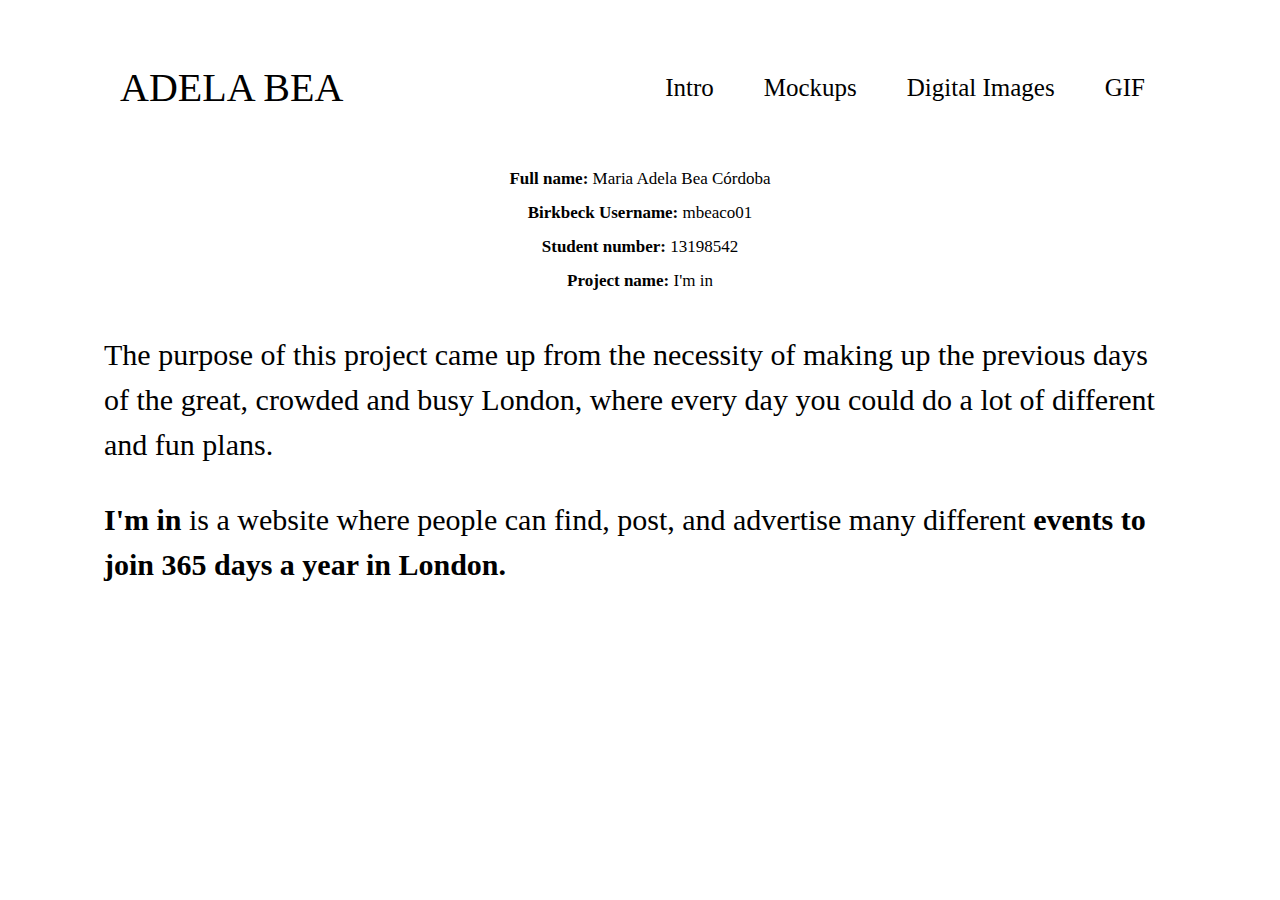
<file: Index.html>
<!DOCTYPE html>
<html lang="en">
  <head>
    <meta charset="utf-8" />
    <title>Adela Bea | Visual Design Project</title>
    <link rel="stylesheet" href="CSS/Style_Index.css"/>
    <link href="https://unpkg.com/boxicons@2.0.5/css/boxicons.min.css" rel="stylesheet"/>
    <meta name="viewport" content="width=device-width, initial-scale=1.0" />
    <link rel="stylesheet" href="https://cdnjs.cloudflare.com/ajax/libs/font-awesome/5.15.3/css/all.min.css"/>
  </head>
  
<!------------------------------- HEADER ------------------------------->
<body>
  <nav>
    <input type="checkbox" id="check" />
    <label for="check" class="checkboton">
      <i class="fas fa-bars"></i>
    </label>
    <label class="logo-adelabea">ADELA BEA</label>
    <ul class="burger">
      <li><a href="index.html">Intro</a></li>
      <li><a href="Mockups.html">Mockups</a></li>
      <li><a href="Images.html">Digital Images</a></li>
      <li><a href="GIF.html">GIF</a></li>
    </ul>
  </nav>

    <!------------------------------- BODY ------------------------------->
     <div class="details">
        <p><span class="highlight">Full name:</span> Maria Adela Bea Córdoba</p>
        <p><span class="highlight">Birkbeck Username:</span> mbeaco01</p>
        <p><span class="highlight">Student number:</span> 13198542</p>
        <p><span class="highlight">Project name:</span> I'm in</p>
     </div>
    <div>
      <p class="intro">
        The purpose of this project came up from the necessity of making up the previous days of the great, crowded and busy London, where every day you could do a lot of different and fun plans.
      </p>
      <p class="intro">
      <span class="highlight"> I'm in </span> is a website where people can find, post, and advertise many different <span class="highlight">events to join 365 days a year in London. </span>
      </p>
    </div>

     <!---------------------------- BOTTOM/FOOTER ---------------------------->
    
</body>
</html>
</file>
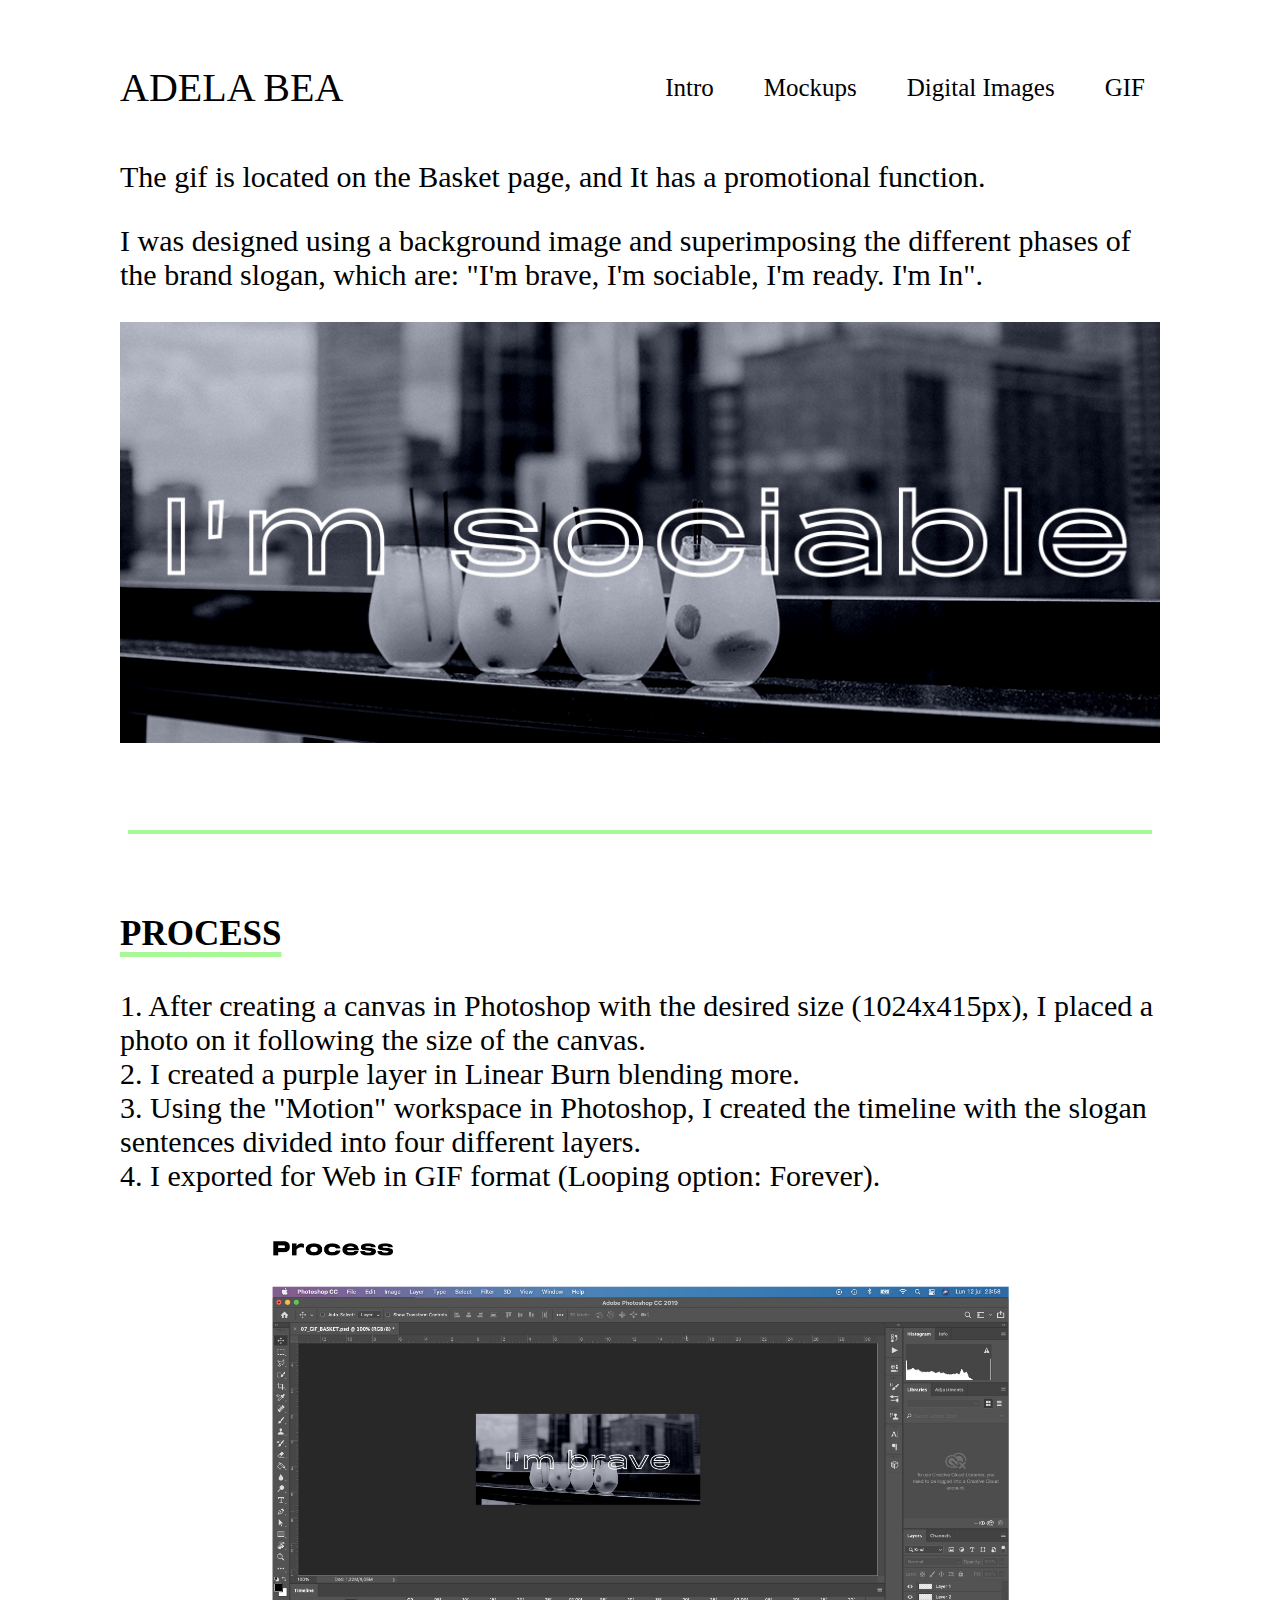
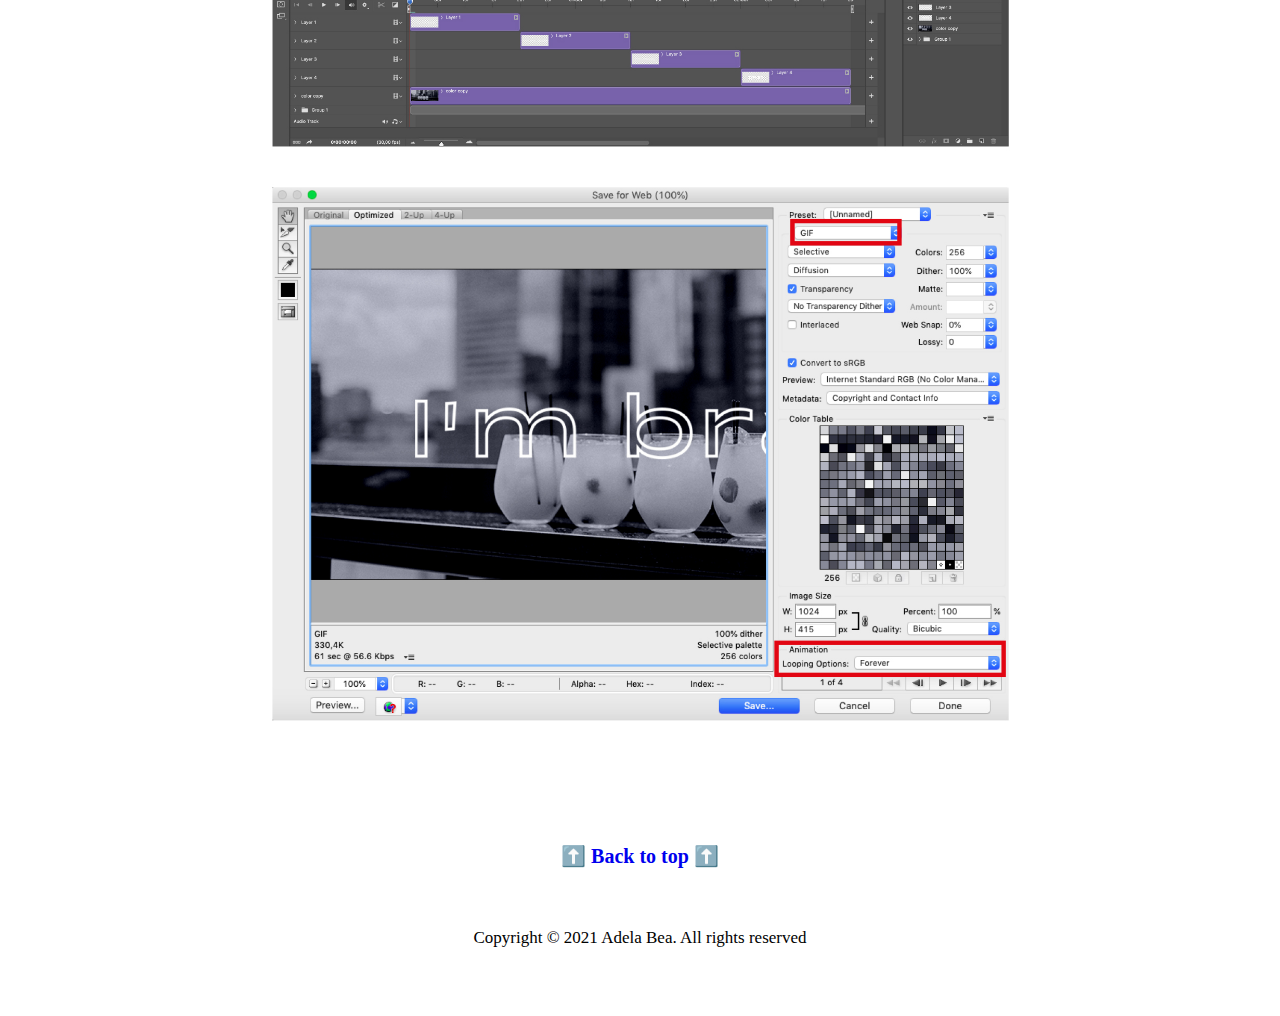
<file: GIF.html>
<!DOCTYPE html>
<html lang="en">
  <head>
    <meta charset="utf-8" />
    <title>Adela Bea | Visual Design Project</title>
    <link rel="stylesheet" href="CSS/Style_Mockups.css"/>
    <link href="https://unpkg.com/boxicons@2.0.5/css/boxicons.min.css" rel="stylesheet"/>
    <meta name="viewport" content="width=device-width, initial-scale=1.0" />
    <link rel="stylesheet" href="https://cdnjs.cloudflare.com/ajax/libs/font-awesome/5.15.3/css/all.min.css"/>
  </head>
  
<!------------------------------- HEADER ------------------------------->
<body>
  <nav>
    <input type="checkbox" id="check" />
    <label for="check" class="checkboton">
      <i class="fas fa-bars"></i>
    </label>
    <label class="logo-adelabea">ADELA BEA</label>
    <ul class="burger">
      <li><a href="index.html">Intro</a></li>
      <li><a href="Mockups.html">Mockups</a></li>
      <li><a href="Images.html">Digital Images</a></li>
      <li><a href="Gif.html">GIF</a></li>
    </ul>
  </nav>

    <!------------------------------- BODY ------------------------------->

 
<div class="content">
  <p>The gif is located on the Basket page, and It has a promotional function.</p>
  <p>I was designed using a background image and superimposing the different phases of the brand slogan, which are: "I'm brave, I'm sociable, I'm ready. I'm In".</p>
  <img src="Links/Im in_GIF.gif" class="gif" alt="Branding"/>
</div>

<hr>

<div class="content">
  <h1 class="process">PROCESS</h1>
  <ol>
    <li>1. After creating a canvas in Photoshop with the desired size (1024x415px), I placed a photo on it following the size of the canvas.</li>
    <li>2. I created a purple layer in Linear Burn blending more.</li>
    <li>3. Using the "Motion" workspace in Photoshop, I created the timeline with the slogan sentences divided into four different layers.</li>
    <li>4. I exported for Web in GIF format (Looping option: Forever).</li>
  </ol>

  <img src="Links/Im in_GIF - explanation.jpg" class="Branding" alt="Branding"/>

</div>

     <!---------------------------- BOTTOM/FOOTER ---------------------------->

<p class="details_02"><a href="GIF.html">⬆️ Back to top  ⬆️</a></p>
<p class="details_03">Copyright © 2021 Adela Bea. All rights reserved</p>
</body>
</html>
</file>
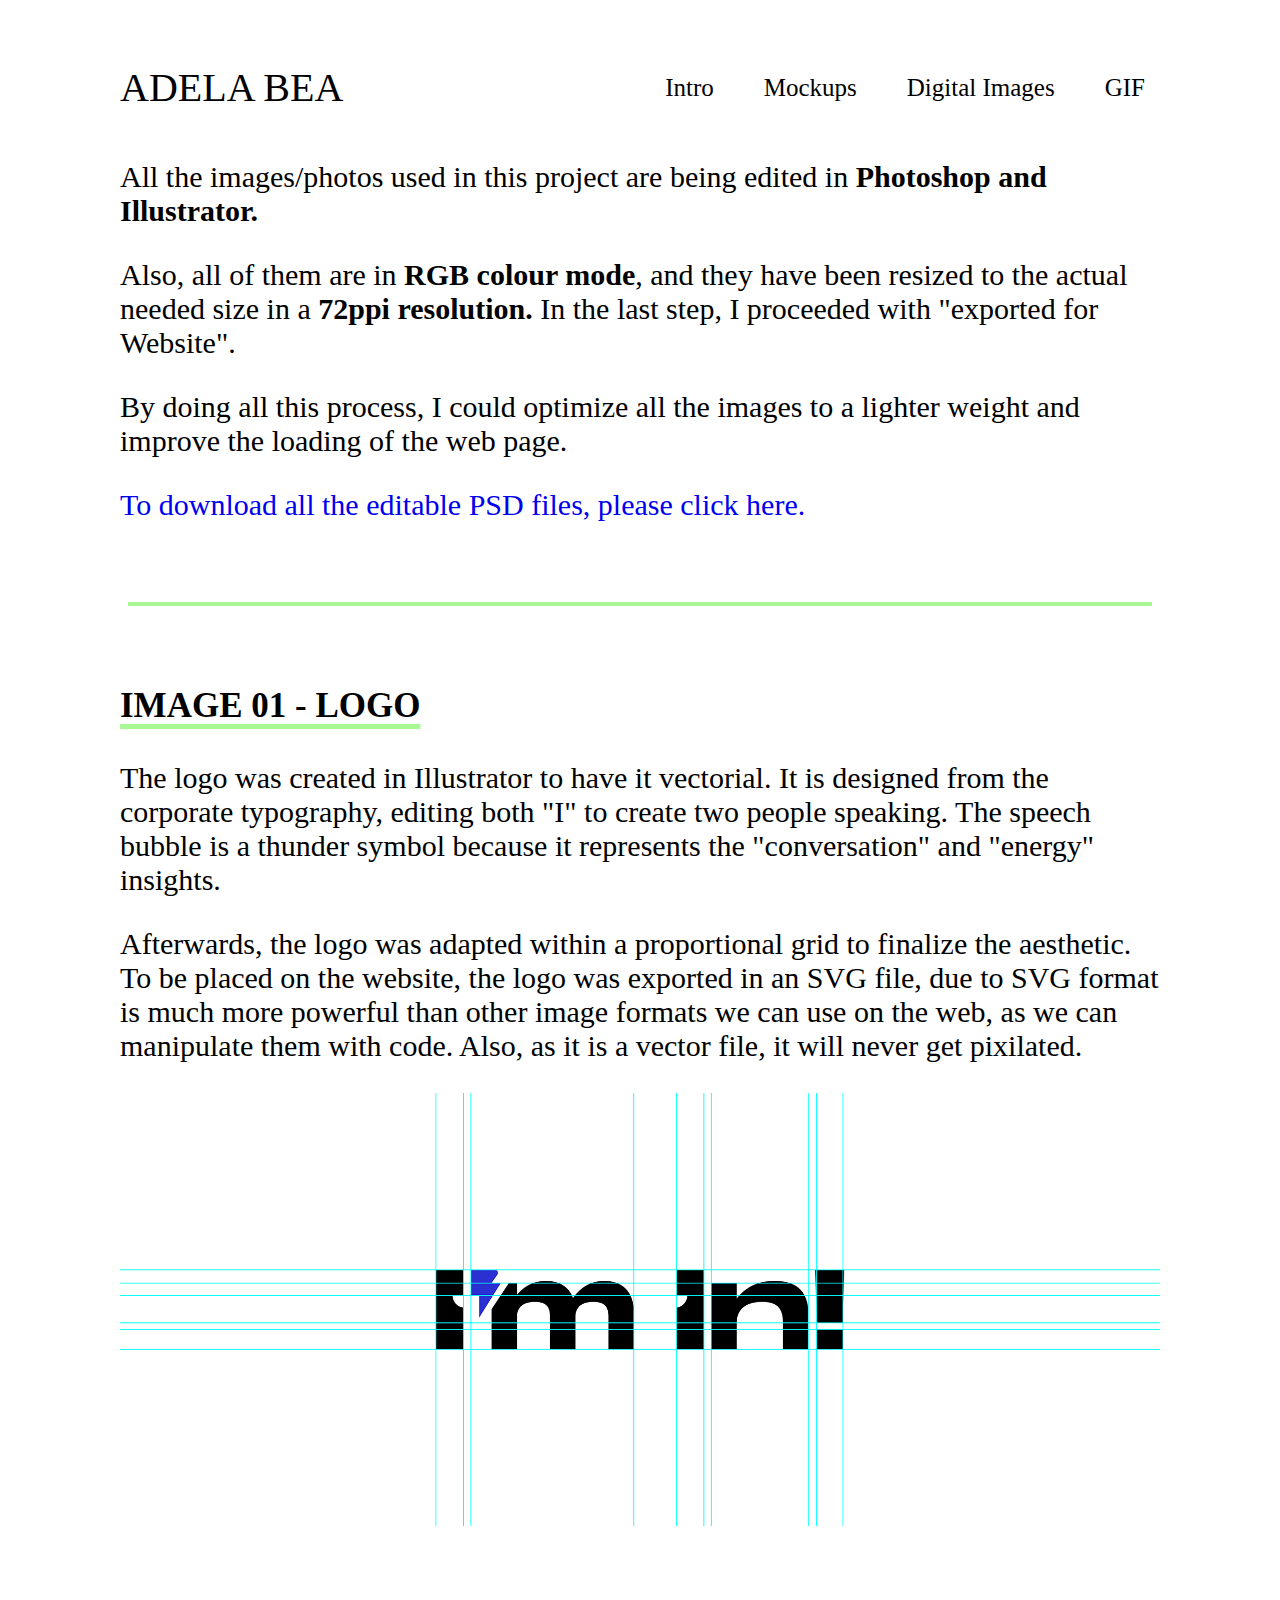
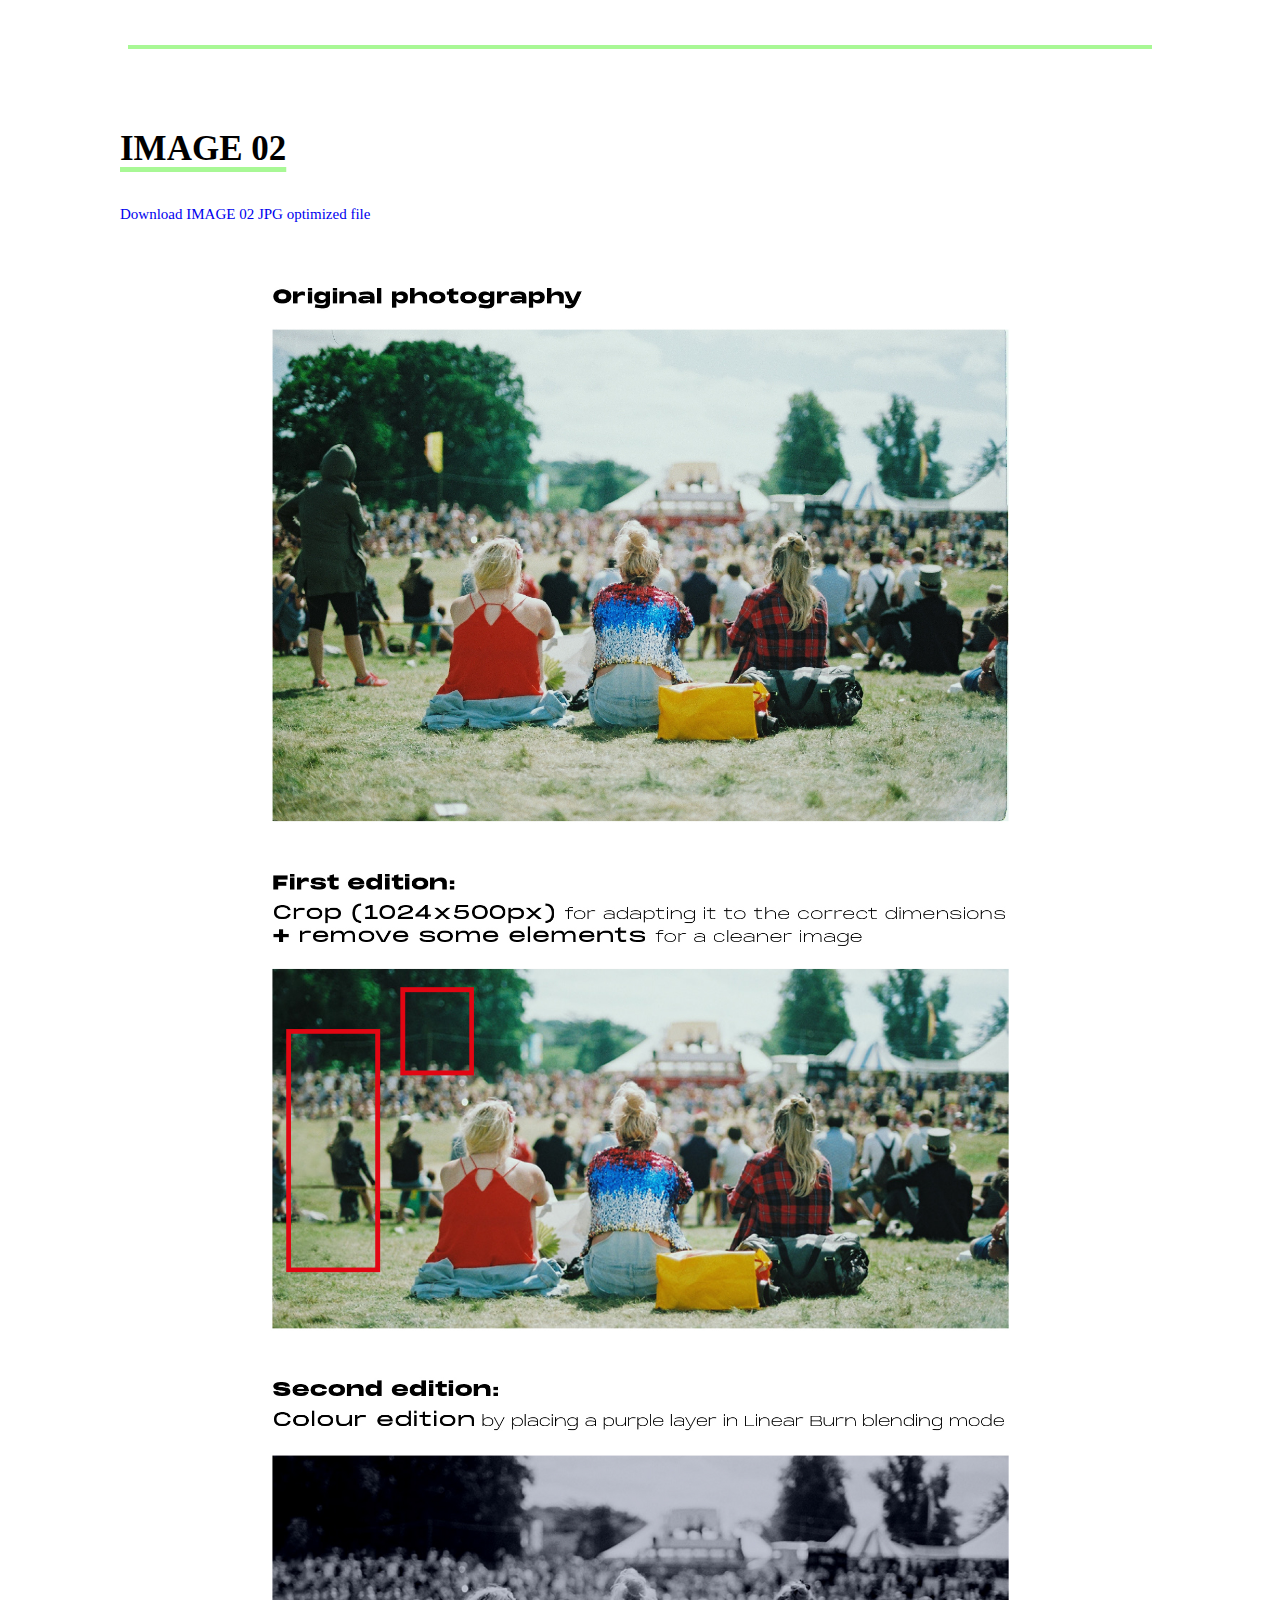
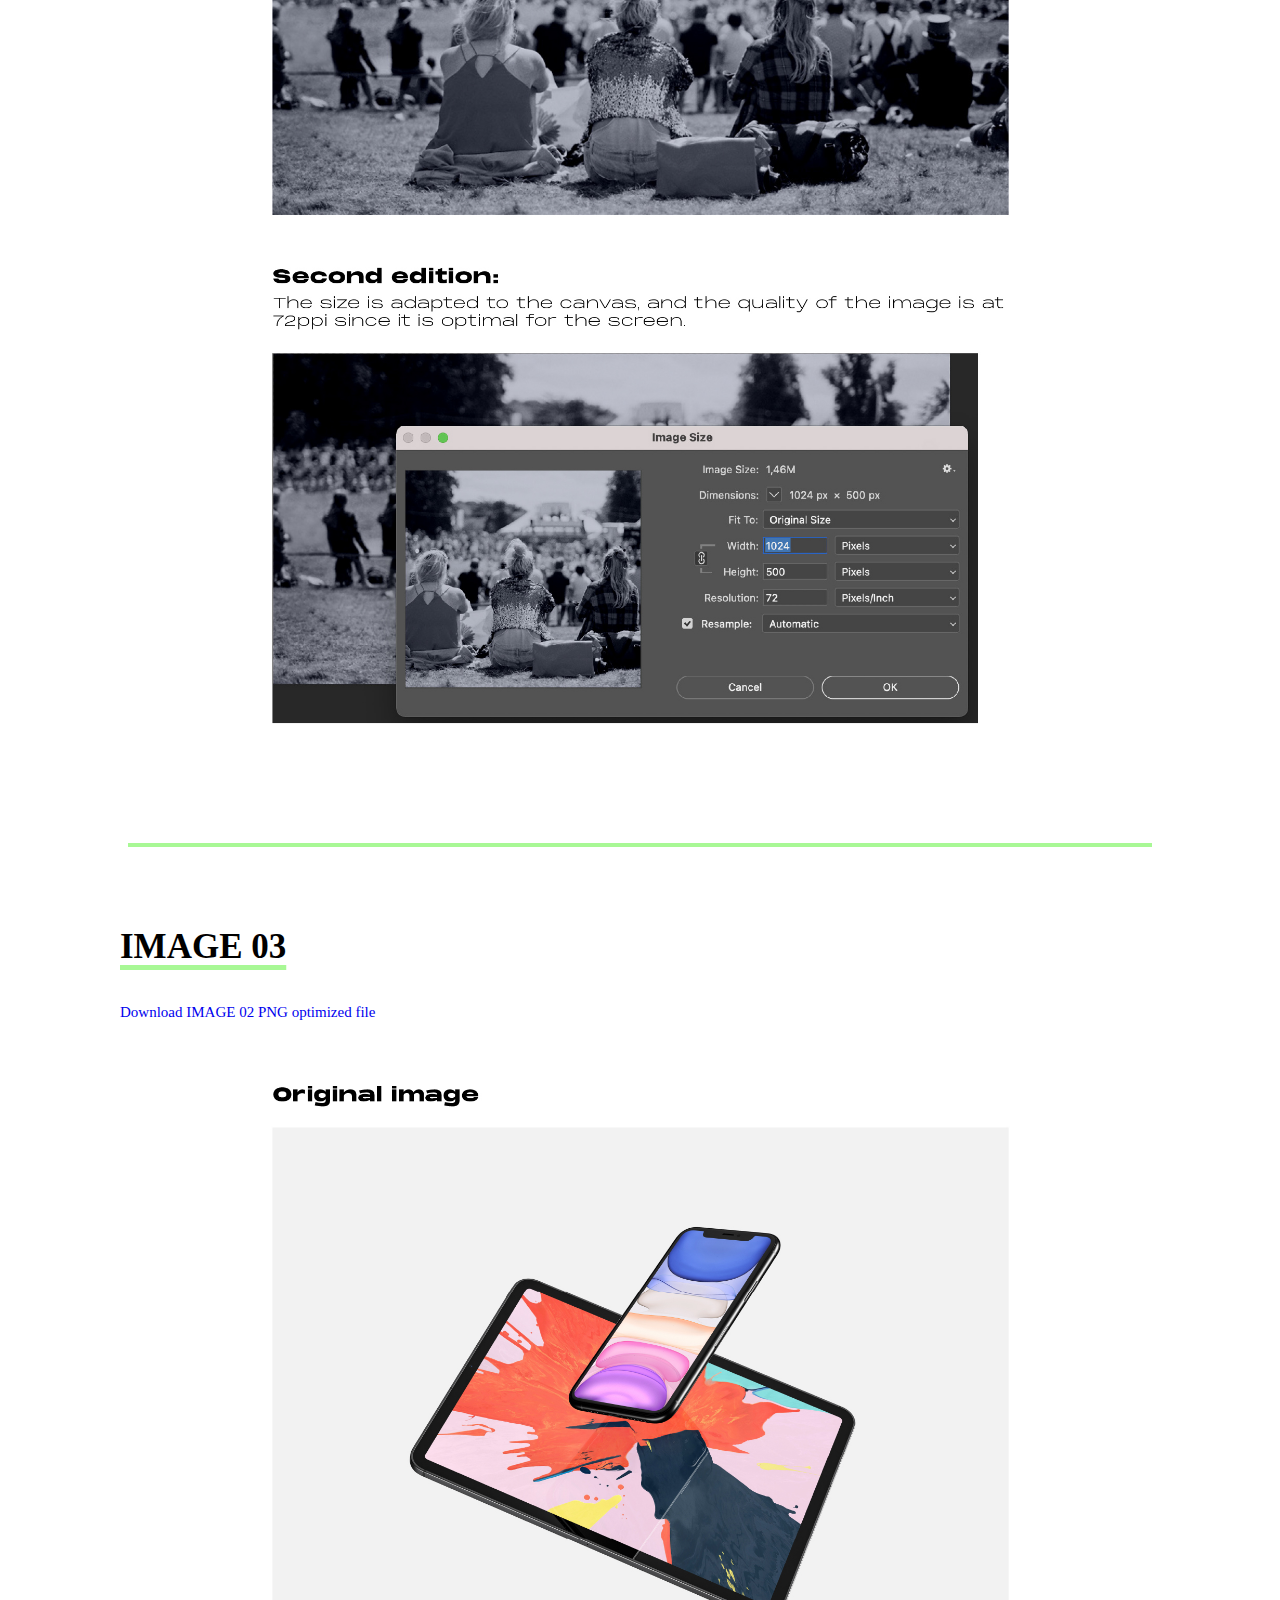
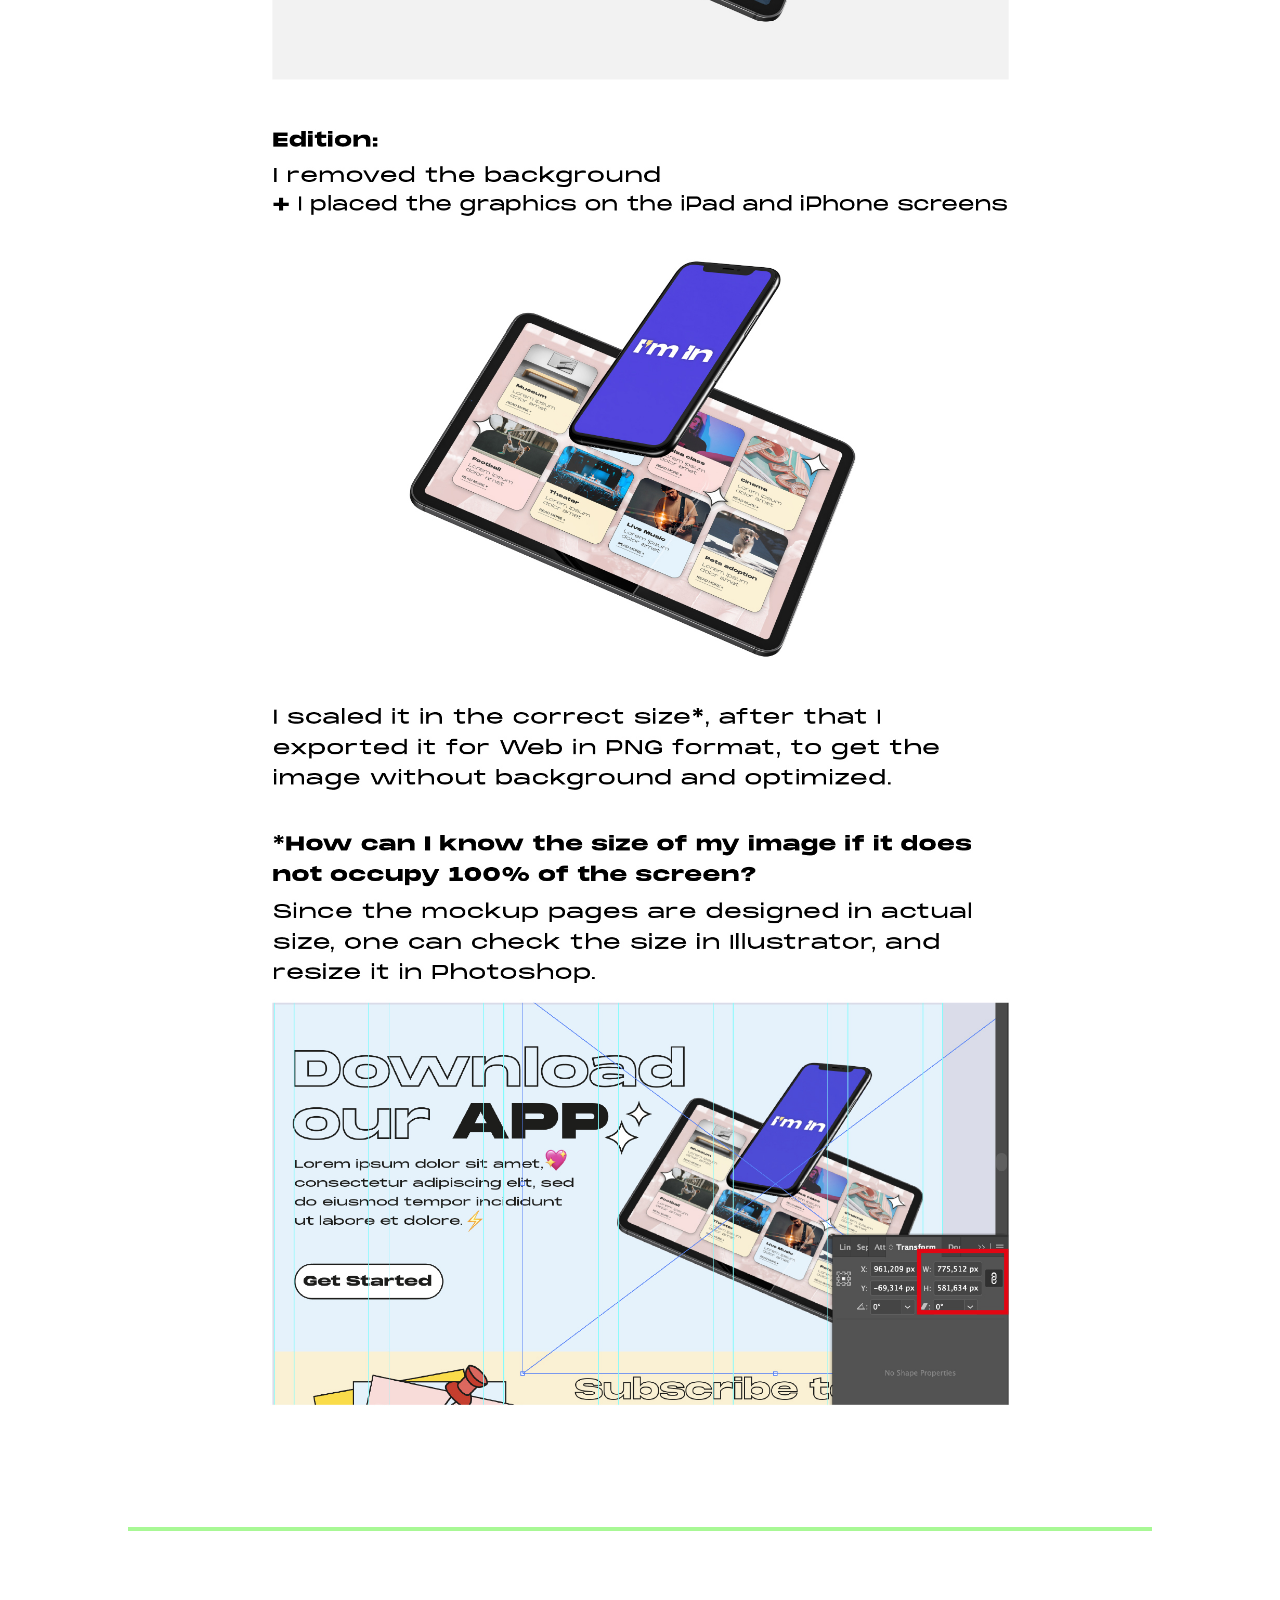
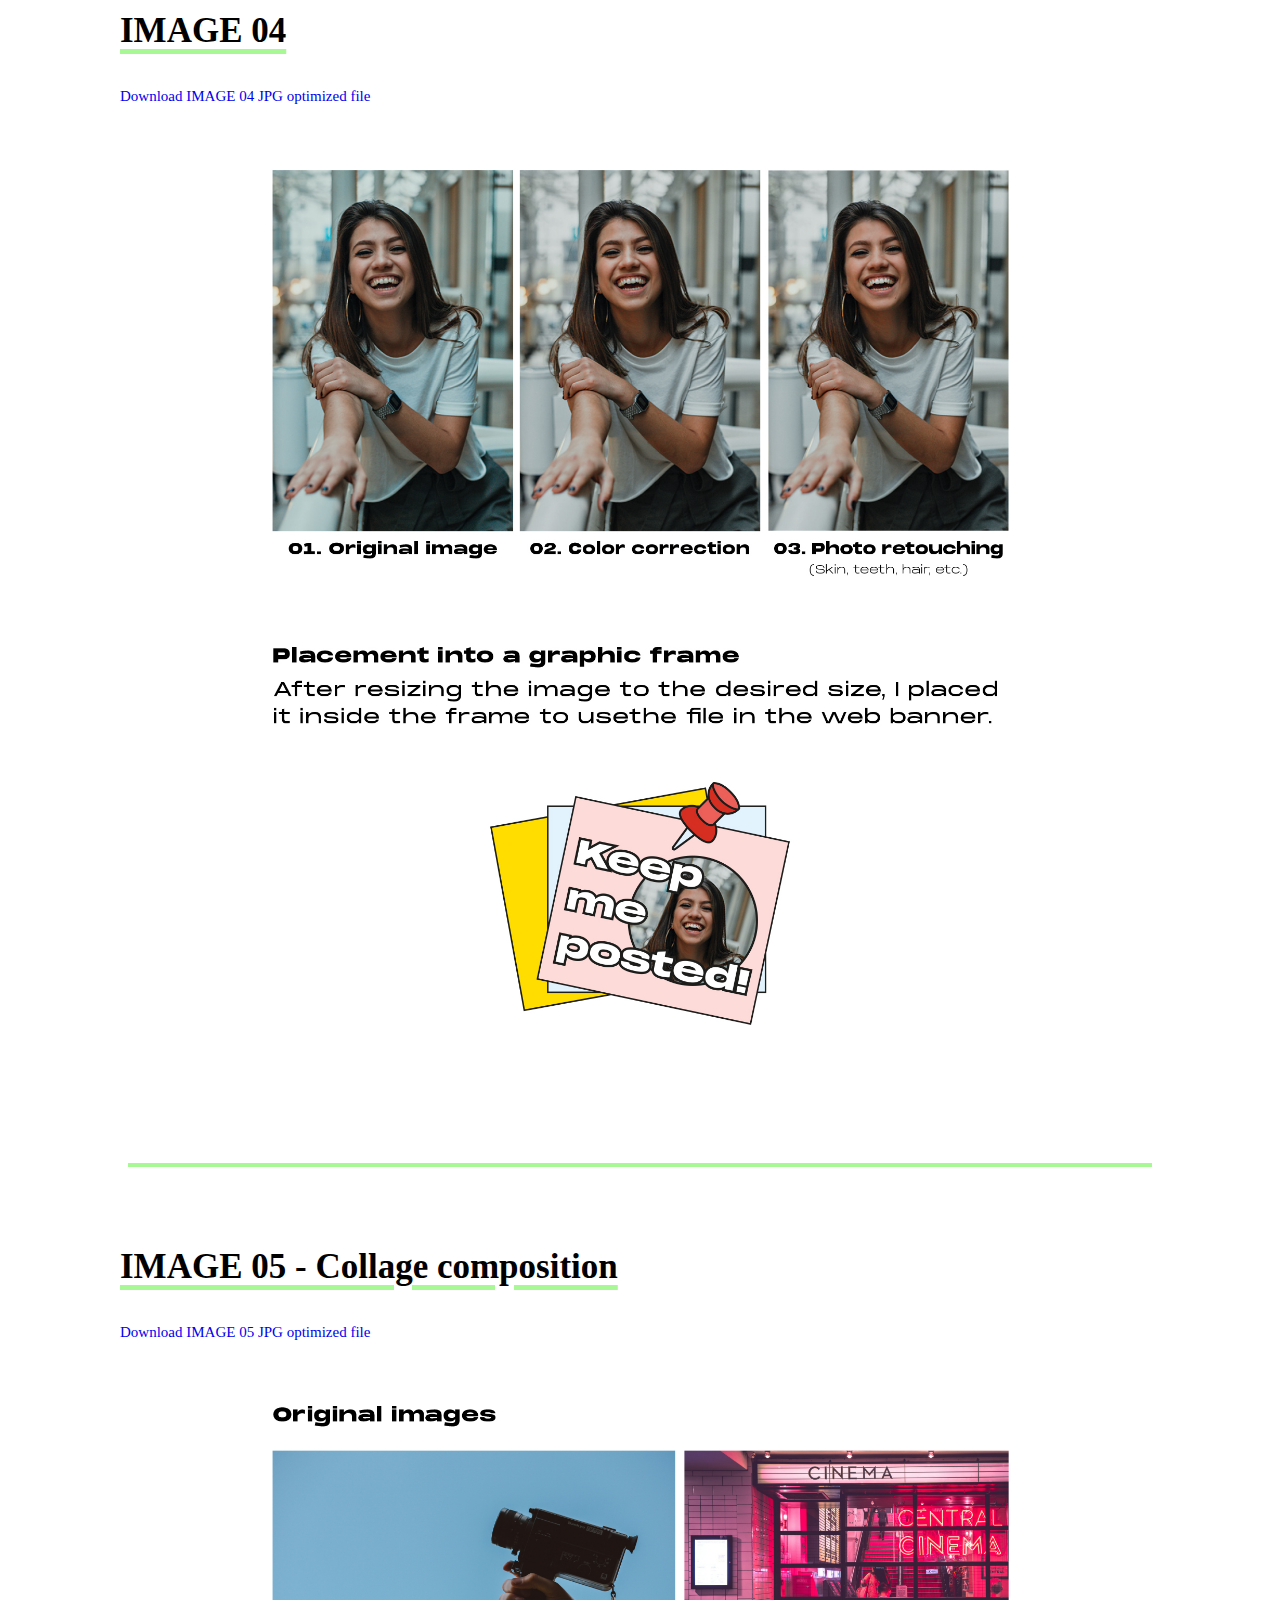
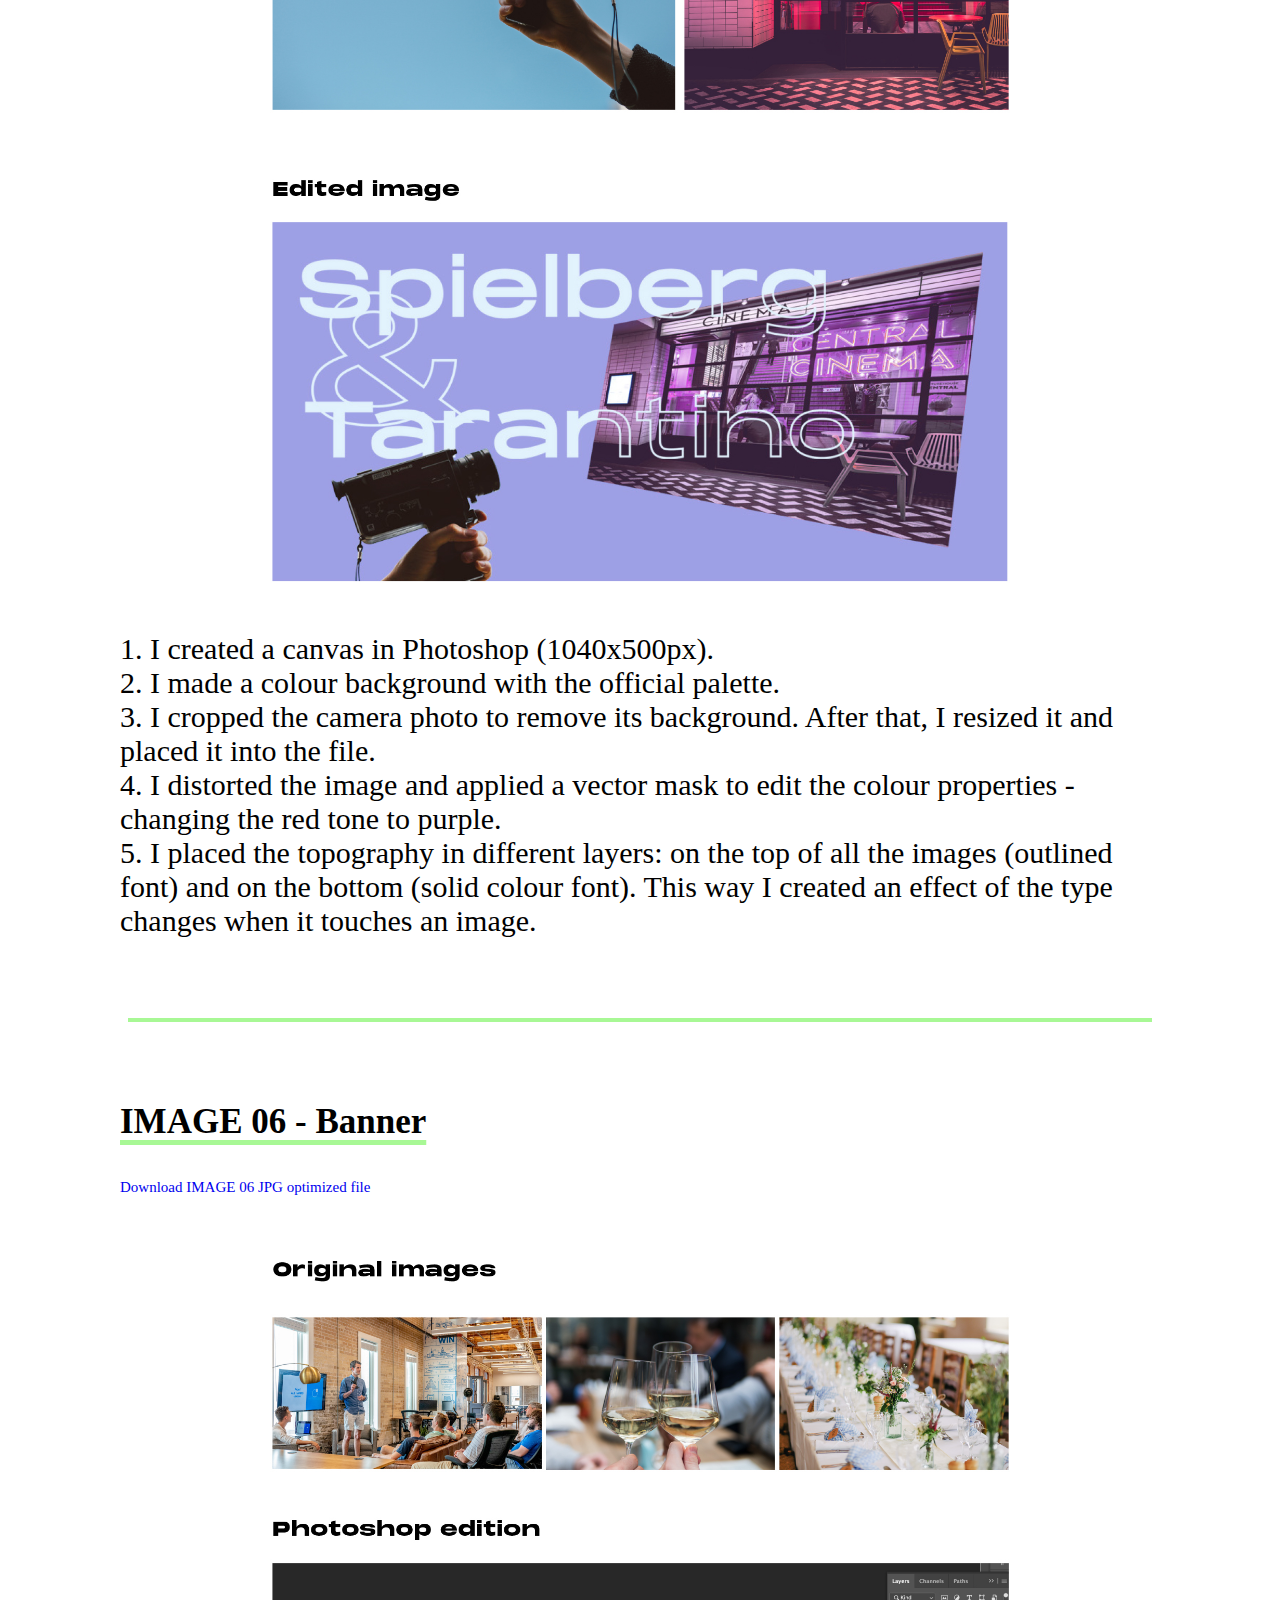
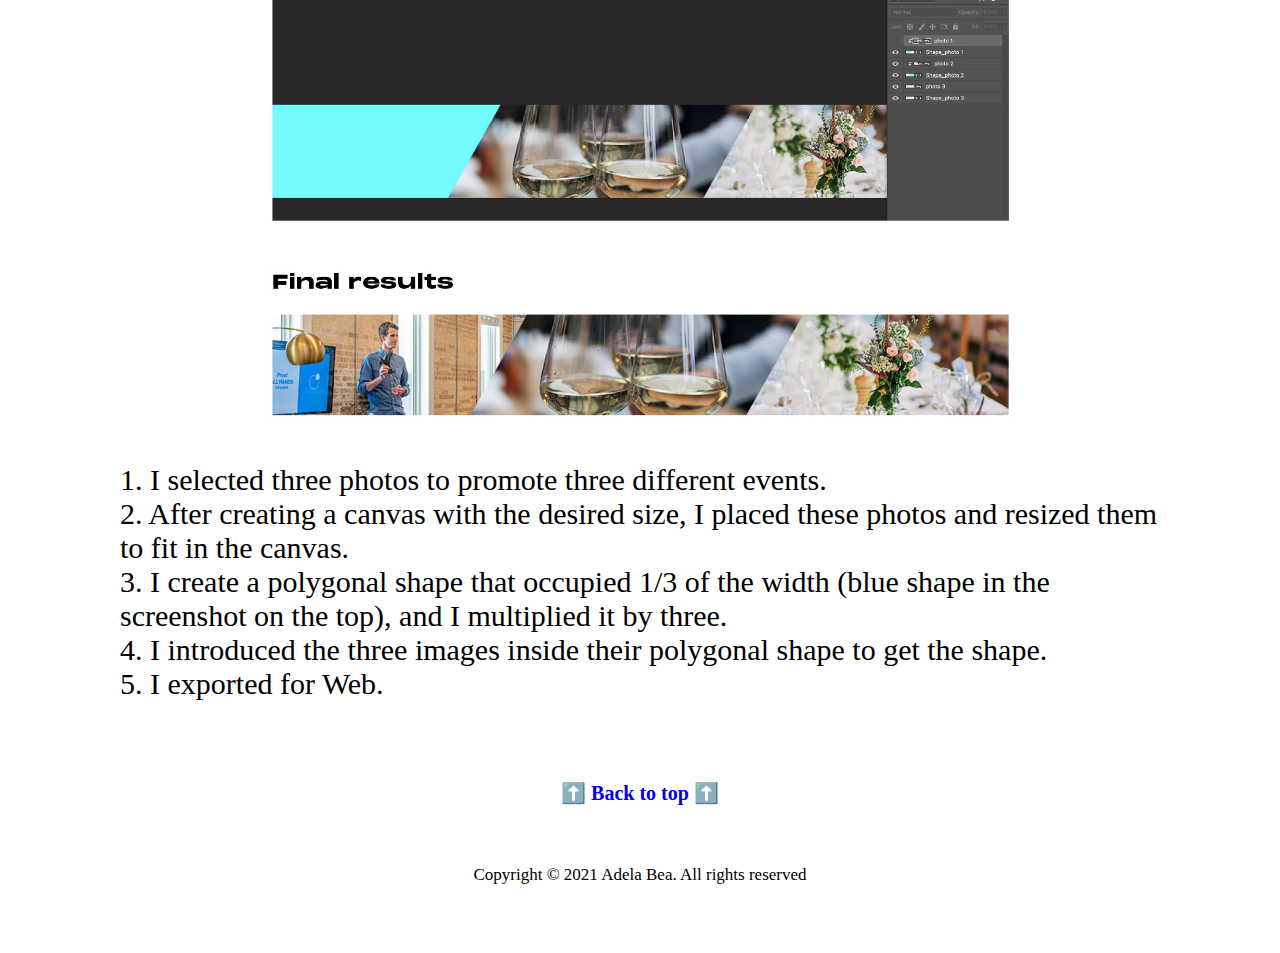
<file: Images.html>
<!DOCTYPE html>
<html lang="en">
  <head>
    <meta charset="utf-8" />
    <title>Adela Bea | Visual Design Project</title>
    <link rel="stylesheet" href="CSS/Style_Mockups.css"/>
    <link href="https://unpkg.com/boxicons@2.0.5/css/boxicons.min.css" rel="stylesheet"/>
    <meta name="viewport" content="width=device-width, initial-scale=1.0" />
    <link rel="stylesheet" href="https://cdnjs.cloudflare.com/ajax/libs/font-awesome/5.15.3/css/all.min.css"/>
  </head>
  
<!------------------------------- HEADER ------------------------------->
<body>
  <nav>
    <input type="checkbox" id="check" />
    <label for="check" class="checkboton">
      <i class="fas fa-bars"></i>
    </label>
    <label class="logo-adelabea">ADELA BEA</label>
    <ul class="burger">
      <li><a href="index.html">Intro</a></li>
      <li><a href="Mockups.html">Mockups</a></li>
      <li><a href="Images.html">Digital Images</a></li>
      <li><a href="GIF.html">GIF</a></li>
    </ul>
  </nav>

    <!------------------------------- BODY ------------------------------->
 <div class="content">
  <p>All the images/photos used in this project are being edited in <span class="highlight">Photoshop and Illustrator.</span></p>
  <p>Also, all of them are in <span class="highlight">RGB colour mode</span>, and they have been resized to the actual needed size in a <span class="highlight">72ppi resolution.</span> In the last step, I proceeded with "exported for Website".</p>
  <p>By doing all this process, I could optimize all the images to a lighter weight and improve the loading of the web page.</p>
  <a href="https://drive.google.com/drive/folders/1b_Cg2qKjzDktEvpoUSDngO6Z7O93P8kt?usp=sharing" target="_blank">To download all the editable PSD files, please click here.</a>
  </div>
  
  <hr>


<div class="content">
  <h1>IMAGE 01 - LOGO</h1>
  <p>The logo was created in Illustrator to have it vectorial. It is designed from the corporate typography, editing both "I" to create two people speaking. The speech bubble is a thunder symbol because it represents the "conversation" and "energy" insights.</p>
  <p>Afterwards, the logo was adapted within a proportional grid to finalize the aesthetic. To be placed on the website, the logo was exported in an SVG file, due to SVG format is much more powerful than other image formats we can use on the web, as we can manipulate them with code. Also, as it is a vector file, it will never get pixilated.</p>

  <!--<p class="links"><a href="Download/01_LOGO.ai" class="download">Download I'm In vectorial logo</a></P>
  <p class="links"><a href="Download/01_LOGO.svg" class="download">Download I'm In vectorial logo - SVG</a></p>-->
  
  <img src="Links/01_LOGO.jpg" class="Branding" alt="Branding"/>
</div>

<hr>

<div class="content">
  <h1>IMAGE 02</h1>
  <!--<p class="links"><a href="Download/02_header_HOME.psd" class="download">Download IMAGE 02 Photoshop file</a></p>-->
  <p class="links"><a href="Download/02_header_HOME.jpg" target="_blank" class="download">Download IMAGE 02 JPG optimized file</a></p>
 
  <img src="Links/Im in_IMAGE02.jpg" class="Branding" alt="Branding"/>
</div>

<hr>

<div class="content">
  <h1>IMAGE 03</h1>
  <!--<p class="links"><a href="Download/03_APP_HOME.psd" class="download">Download IMAGE 03 Photoshop file</a></p>-->
  <p class="links"><a href="Download/03_APP_HOME.png" target="_blank" class="download">Download IMAGE 02 PNG optimized file</a></p>
 
  <img src="Links/Im in_IMAGES_03.jpg" class="Branding" alt="Branding"/>
</div>

<hr>

<div class="content">
  <h1>IMAGE 04</h1>
  <!--<p class="links"><a href="Download/04_Keep me posted_HOME.psd" class="download">Download IMAGE 04 Photoshop file</a></p>
  <p class="links"><a href="Download/04_Keep me posted_HOME.ai" class="download">Download IMAGE 04 Illustrator file</a></p>-->
  <p class="links"><a href="Download/04_Keep me posted_HOME.jpg" target="_blank" class="download">Download IMAGE 04 JPG optimized file</a></p>

  <img src="Links/Im in_IMAGES_04.jpg" class="Branding" alt="Branding"/>
</div>

<hr>

<div class="content">
  <h1>IMAGE 05 - Collage composition</h1>
  <!--<p class="links"><a href="Download/05_CINEMA_EVENTS DEP.psd" class="download">Download IMAGE 05 Photoshop file</a></p>-->
  <p class="links"><a href="Download/05_CINEMA_EVENTS DEP.jpg" target="_blank" class="download">Download IMAGE 05 JPG optimized file</a></p>
  
  <img src="Links/Im in_IMAGES_05.jpg" class="Branding" alt="Branding"/>
  <ol>
    <li>1. I created a canvas in Photoshop (1040x500px).</li>
    <li>2. I made a colour background with the official palette.</li>
    <li>3. I cropped the camera photo to remove its background. After that, I resized it and placed it into the file.</li>
    <li>4. I distorted the image and applied a vector mask to edit the colour properties - changing the red tone to purple.</li>
    <li>5. I placed the topography in different layers: on the top of all the images (outlined font) and on the bottom (solid colour font). This way I created an effect of the type changes when it touches an image.</li>
  </ol>
</div>

<hr>

<div class="content">
  <h1>IMAGE 06 - Banner</h1>
  <!--<p class="links"><a href="Download/06_BANNER_BASKET.psd" class="download">Download IMAGE 06 Photoshop file</a></p>-->
  <p class="links"><a href="Download/06_BANNER_BASKET.jpg" target="_blank" class="download">Download IMAGE 06 JPG optimized file</a></p>
  
  <img src="Links/Im in_IMAGES_06.jpg" class="Branding" alt="Branding"/>
  <ol>
    <li>1. I selected three photos to promote three different events.</li>
    <li>2. After creating a canvas with the desired size, I placed these photos and resized them to fit in the canvas.</li>
    <li>3. I create a polygonal shape that occupied 1/3 of the width (blue shape in the screenshot on the top), and I multiplied it by three.</li>
    <li>4. I introduced the three images inside their polygonal shape to get the shape.</li>
    <li>5. I exported for Web.</li>
  </ol>
</div>



     <!---------------------------- BOTTOM/FOOTER ---------------------------->

<p class="details_02"><a href="Images.html">⬆️ Back to top  ⬆️</a></p>
<p class="details_03">Copyright © 2021 Adela Bea. All rights reserved</p>
</body>
</html>
</file>
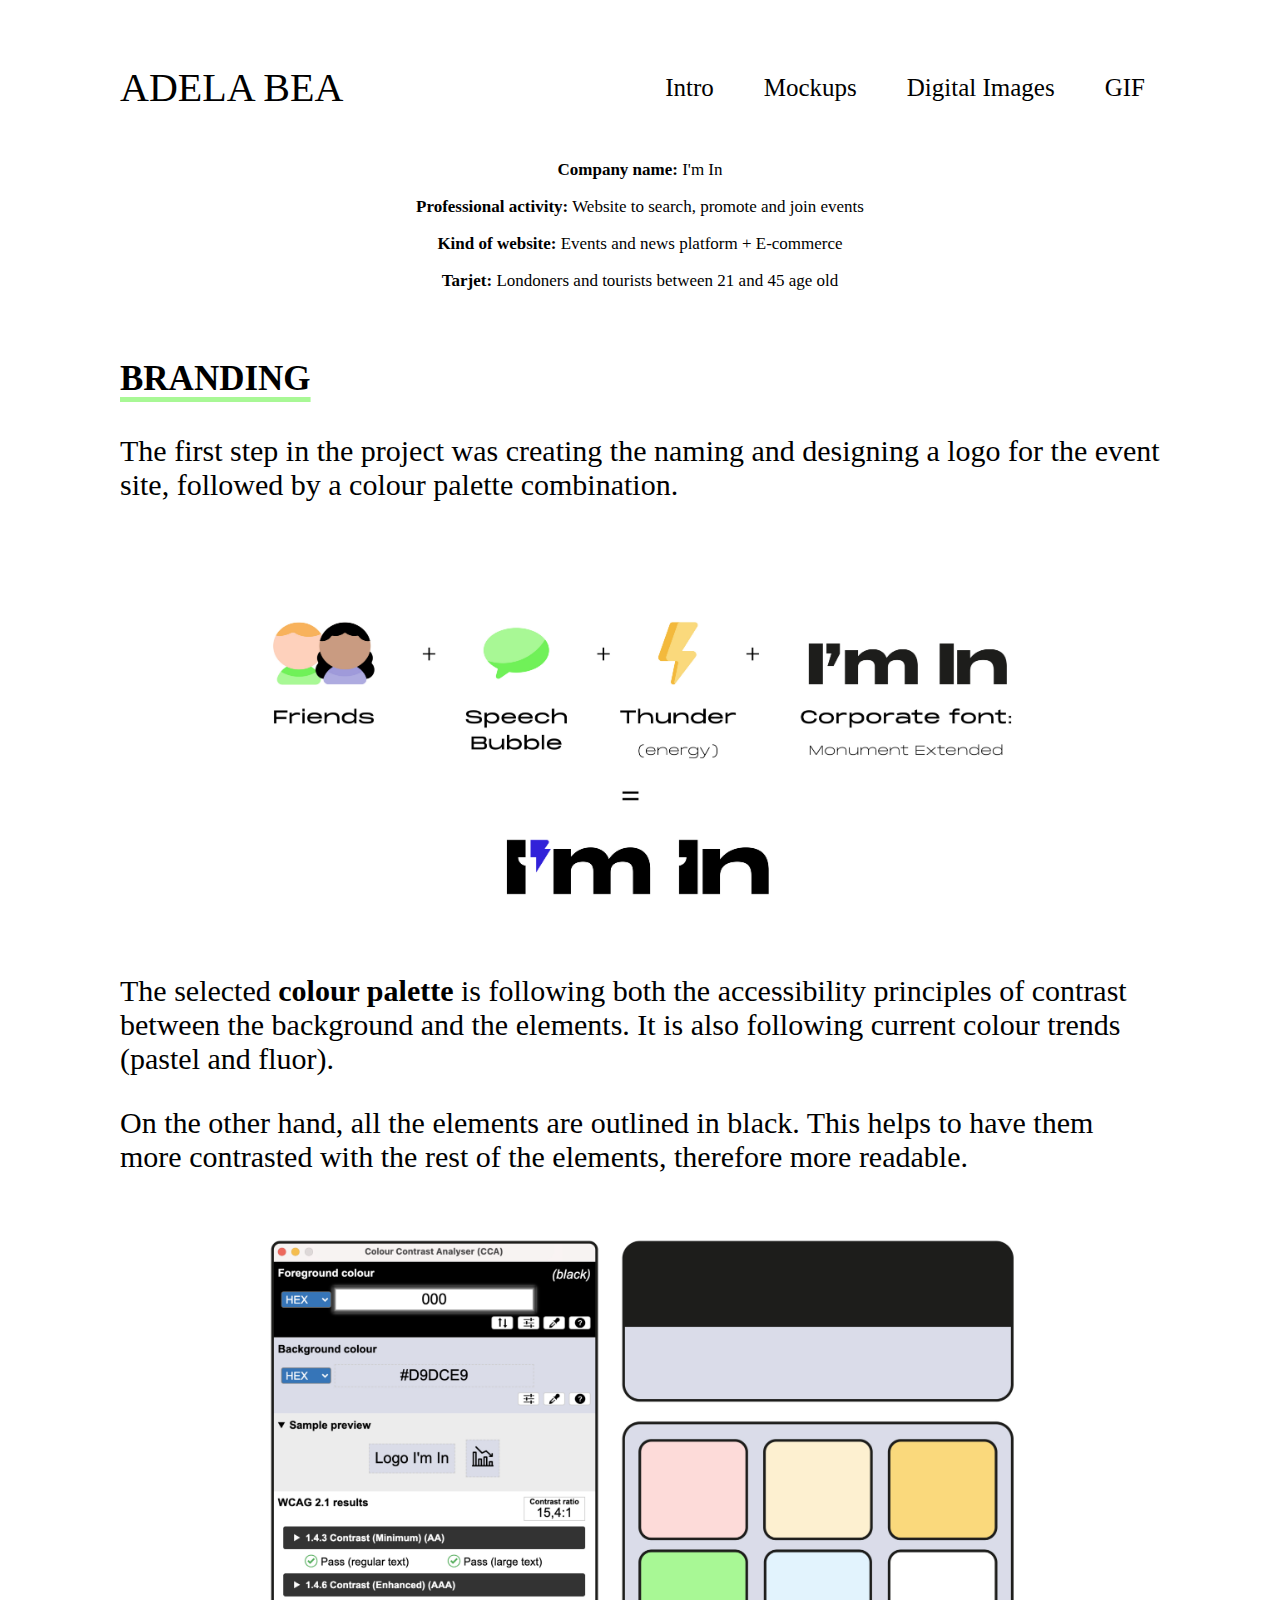
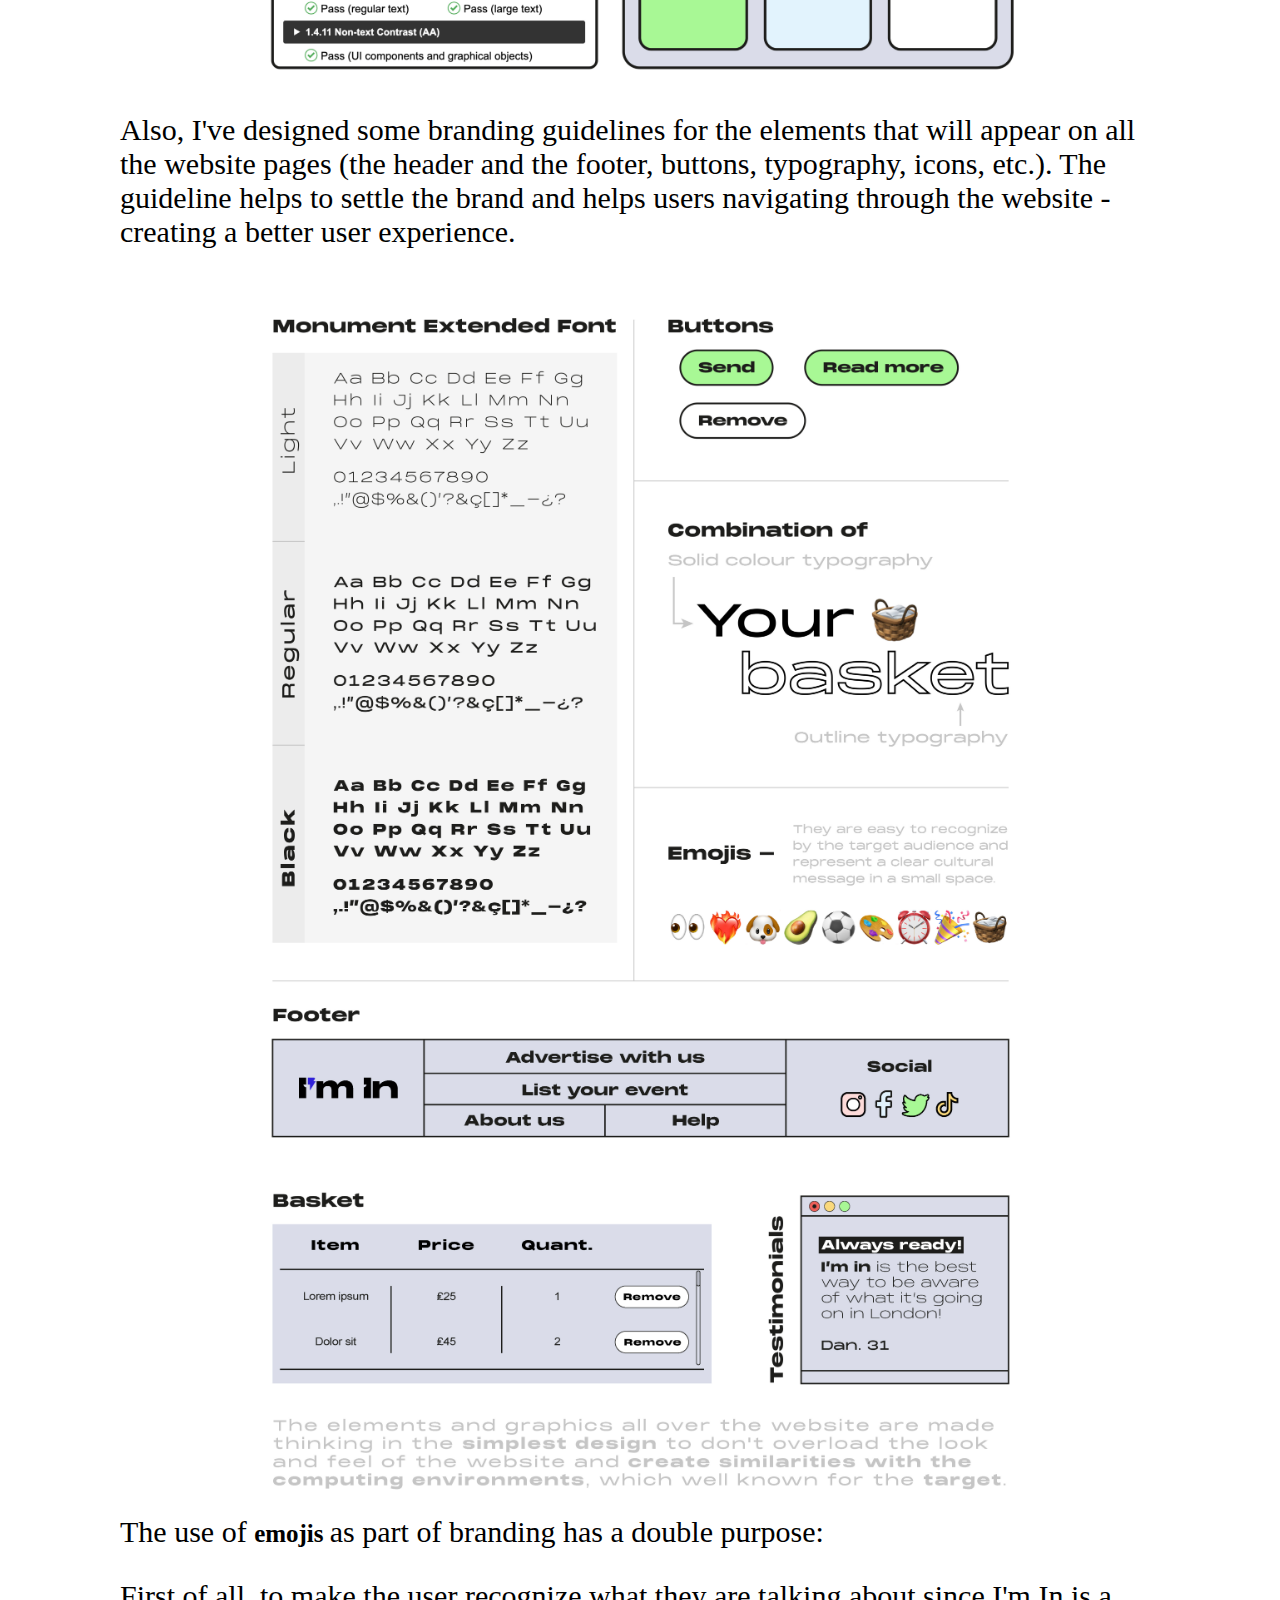
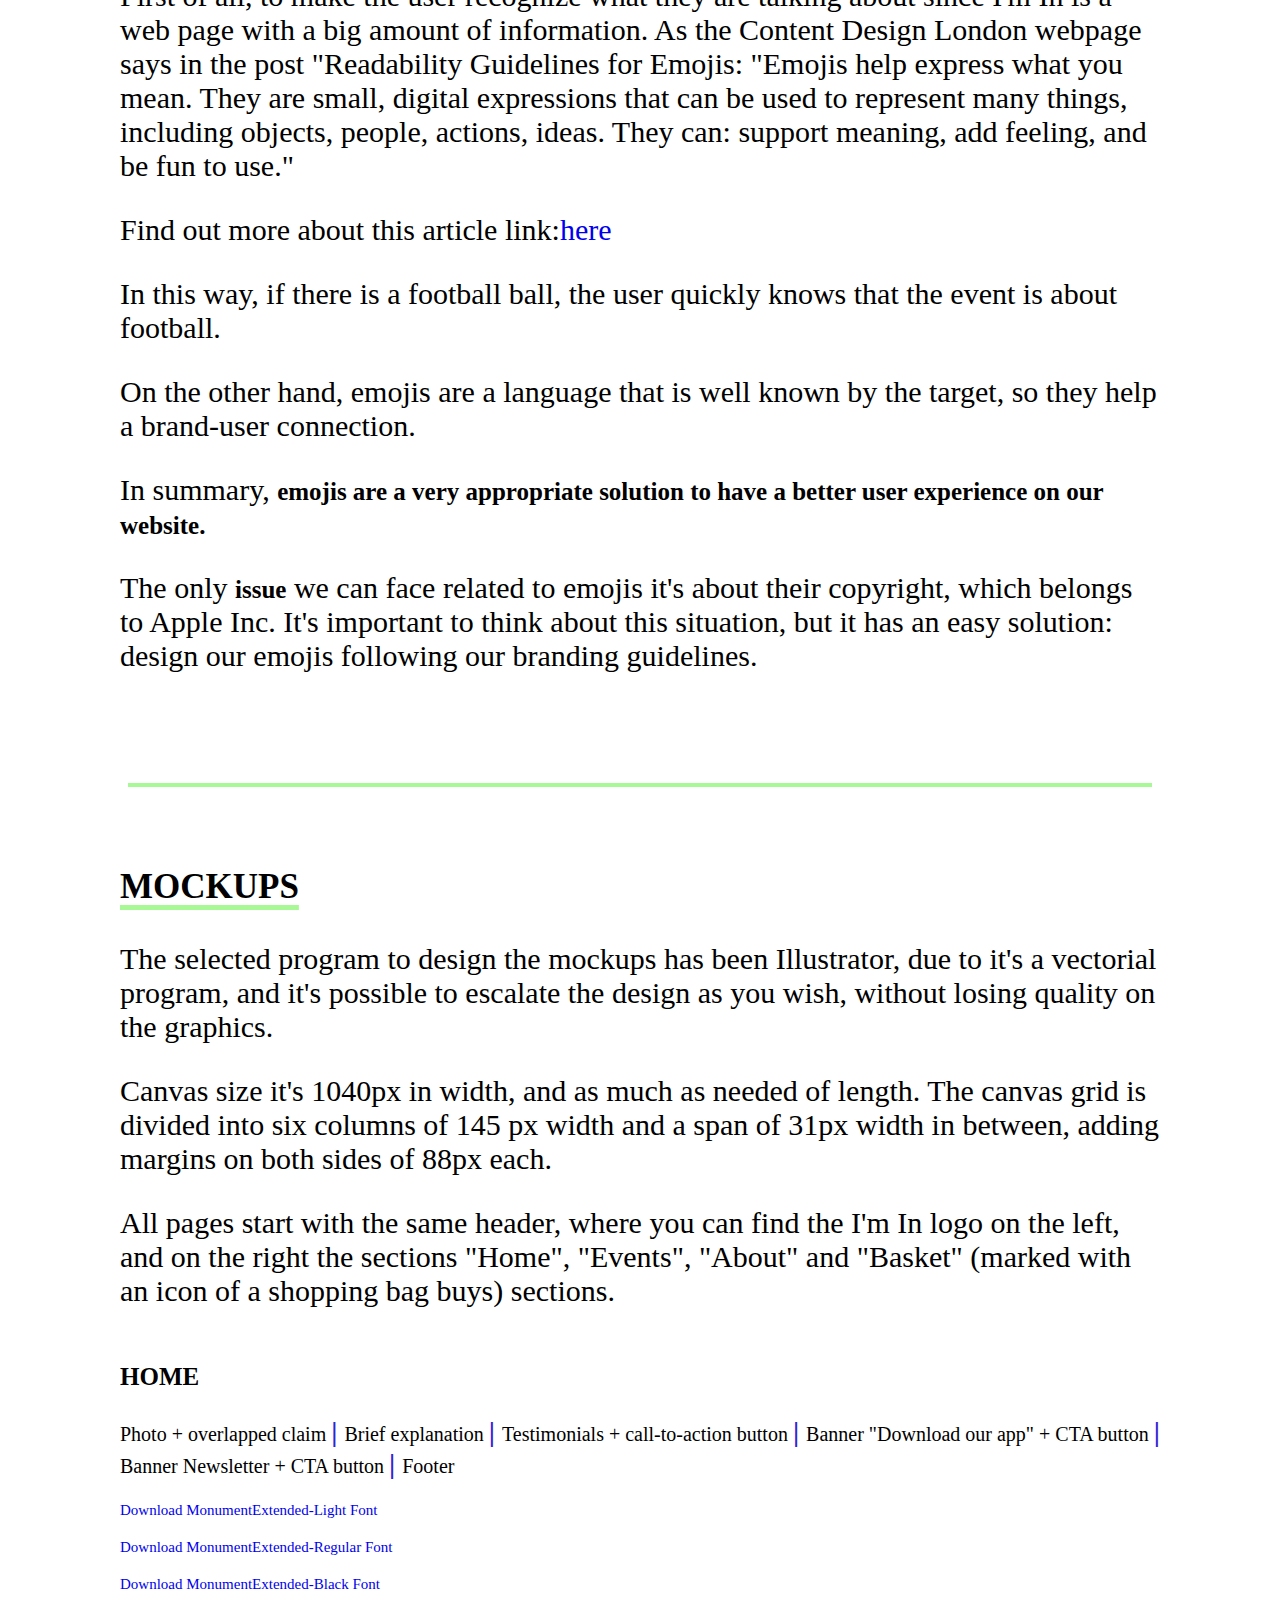
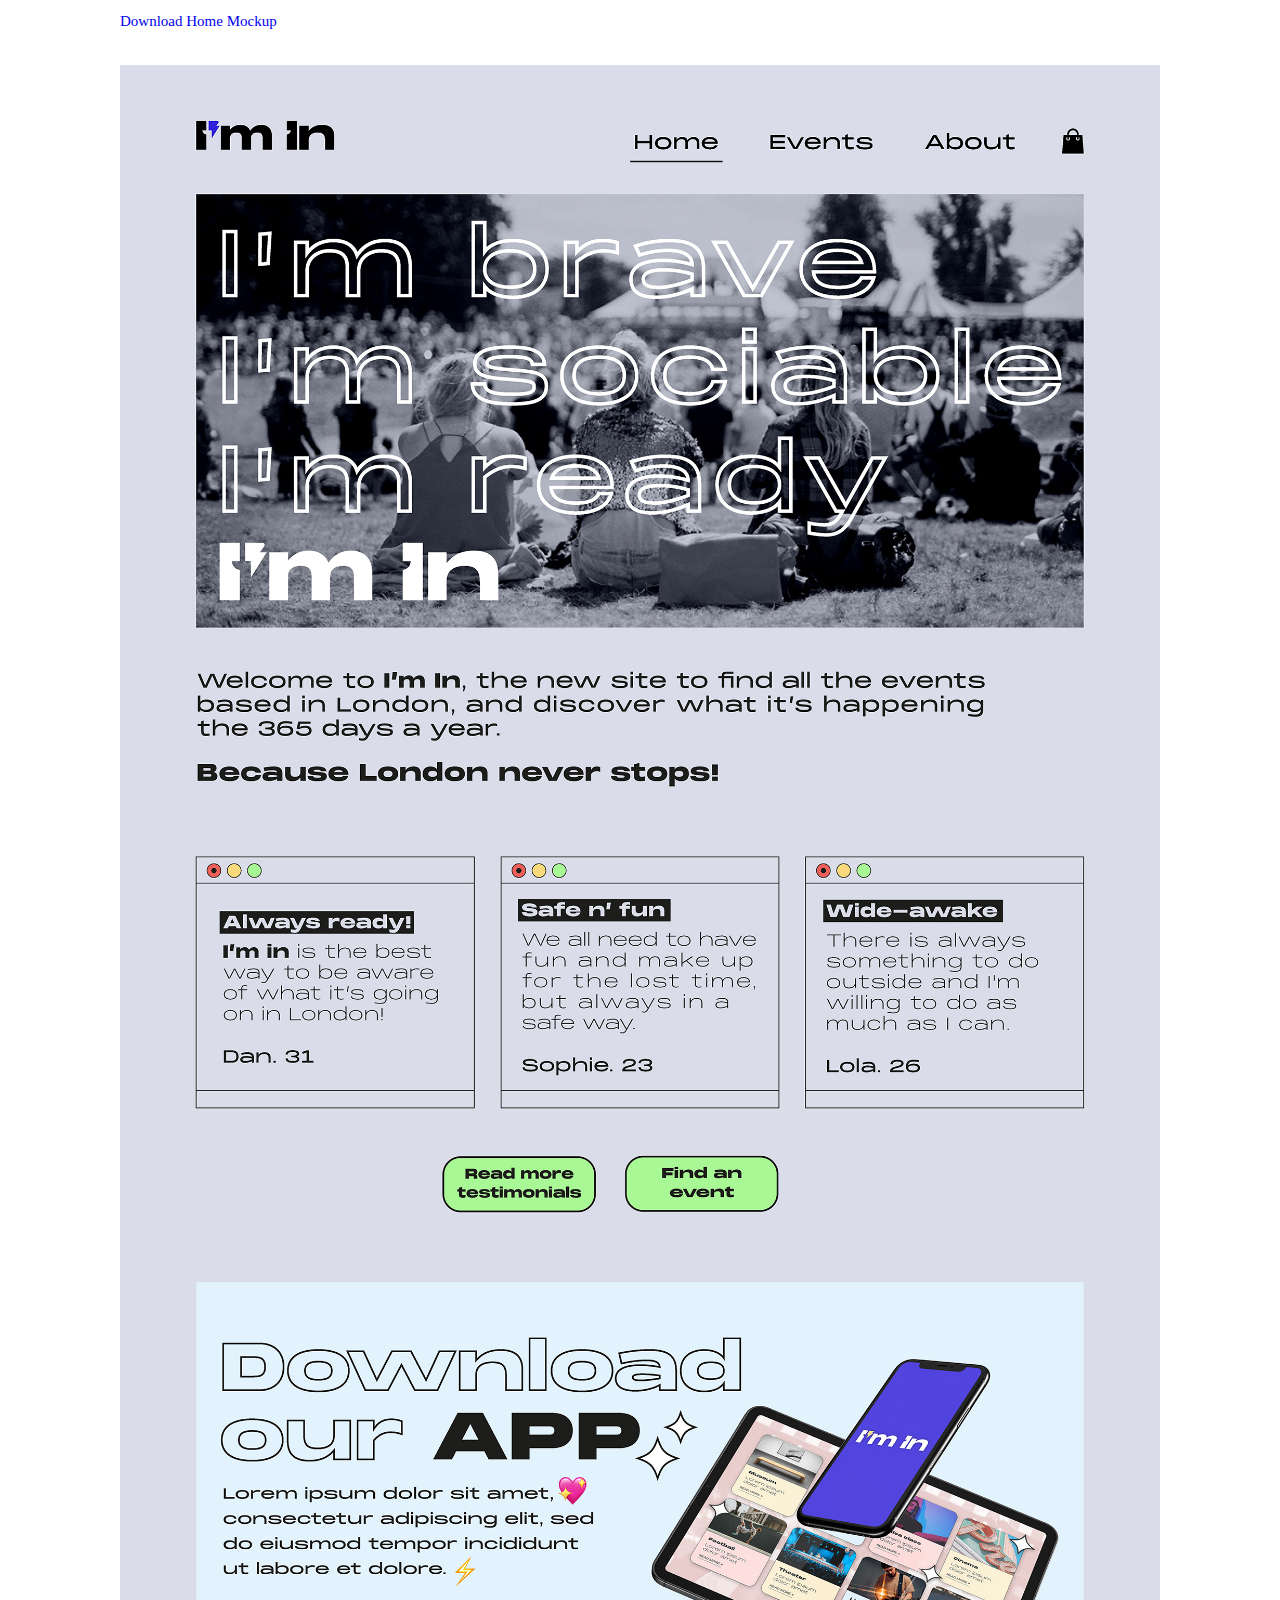
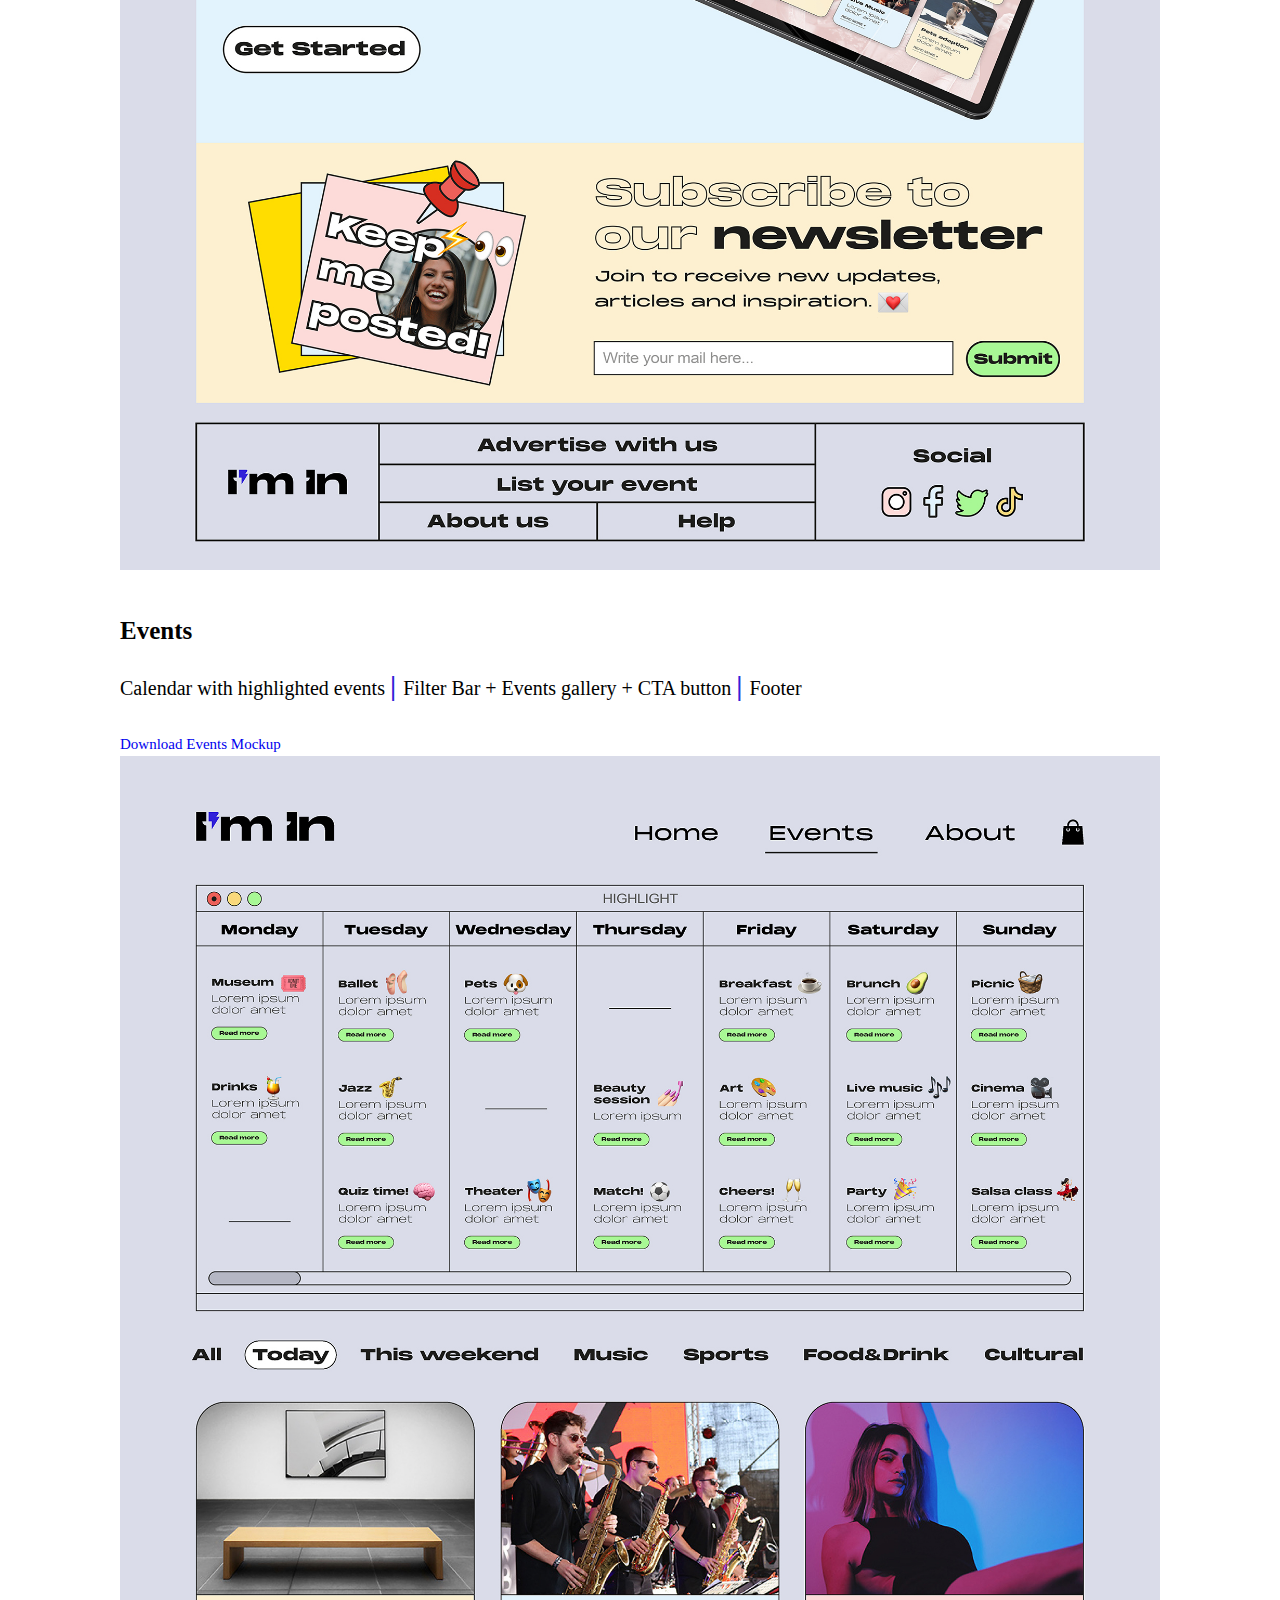
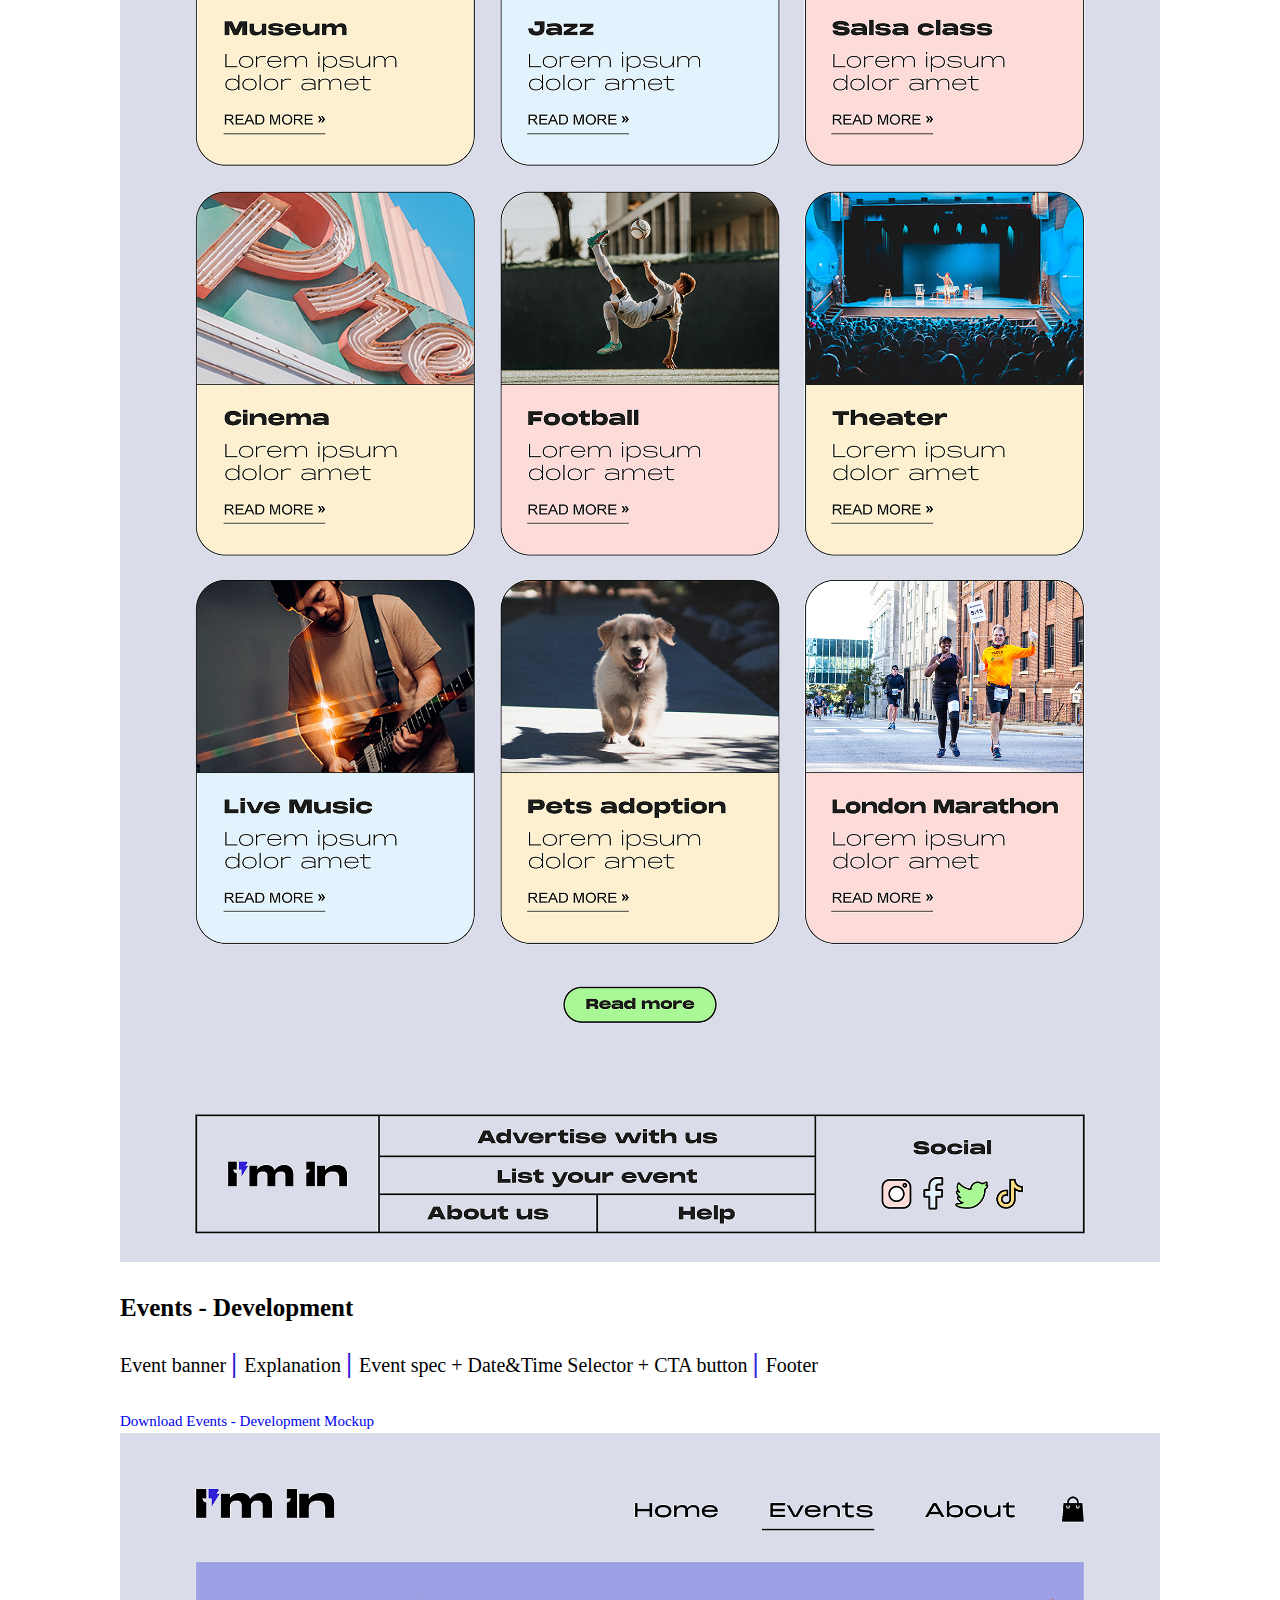
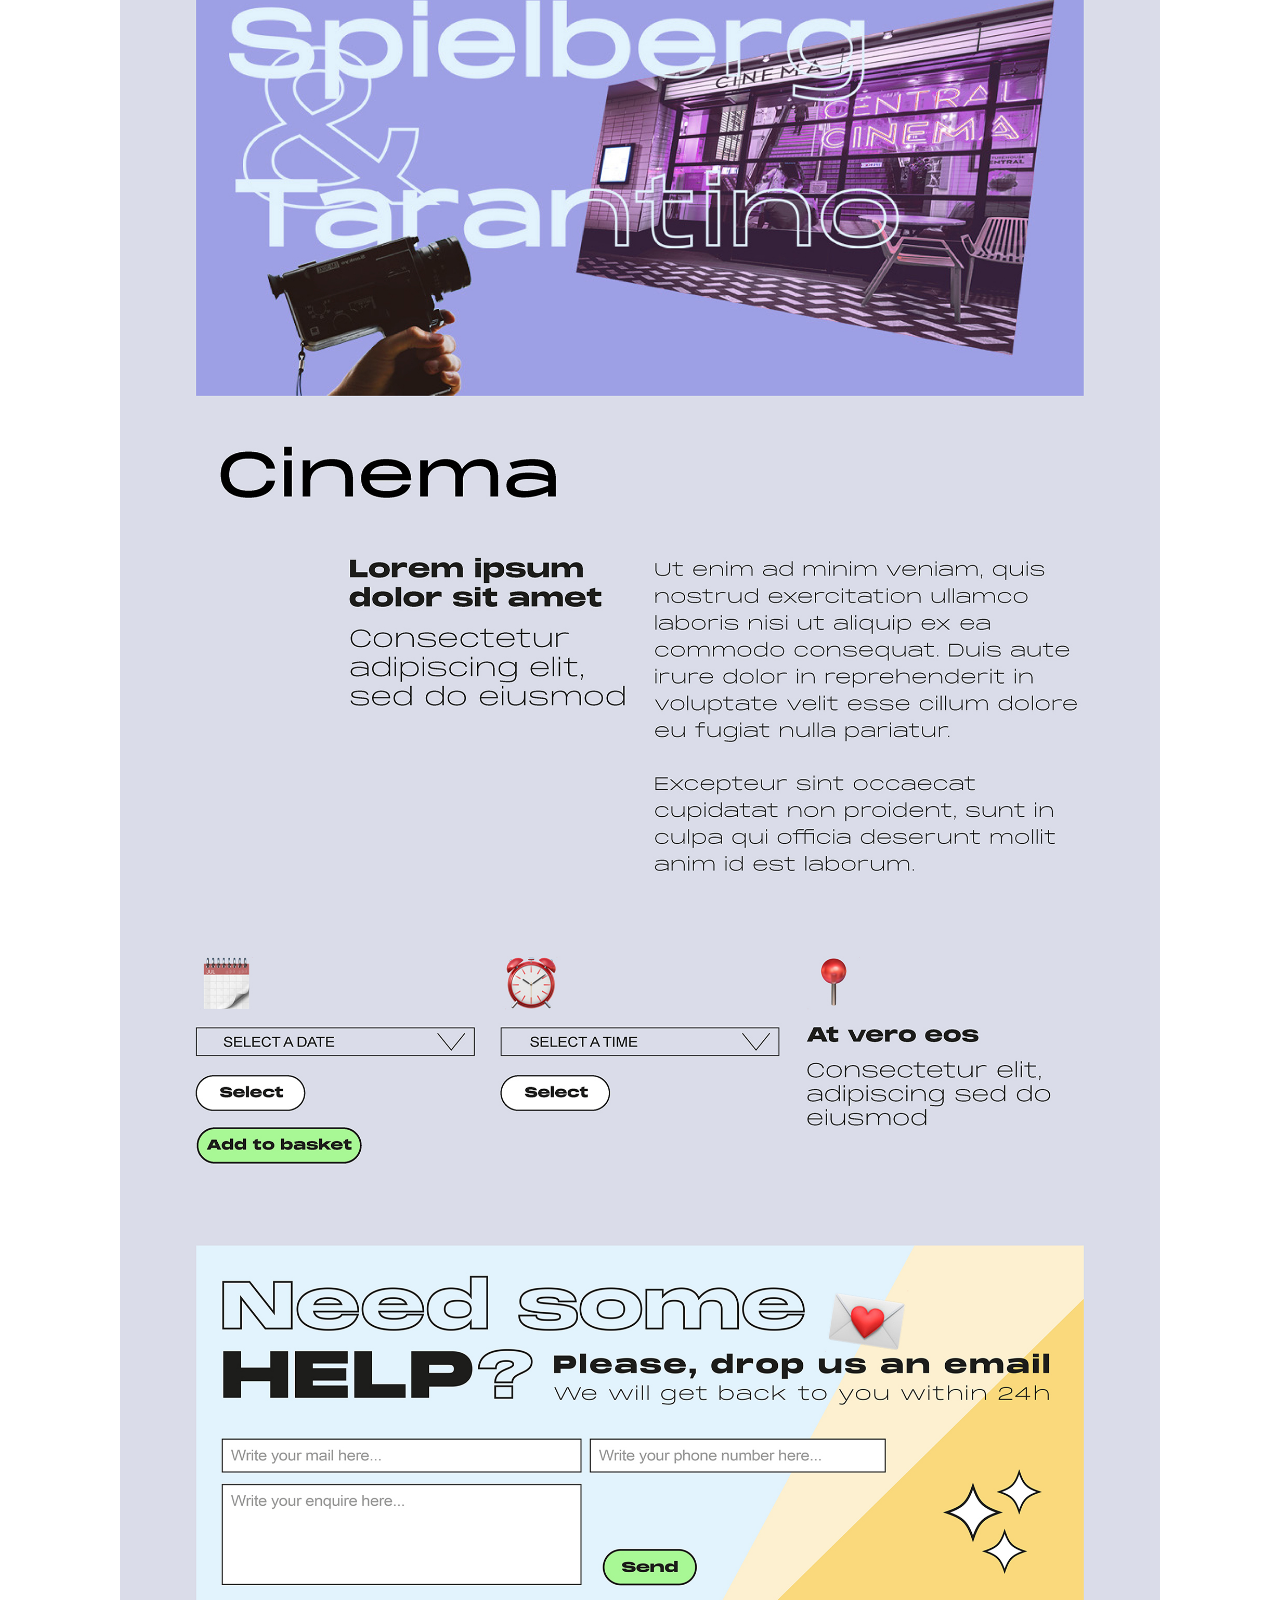
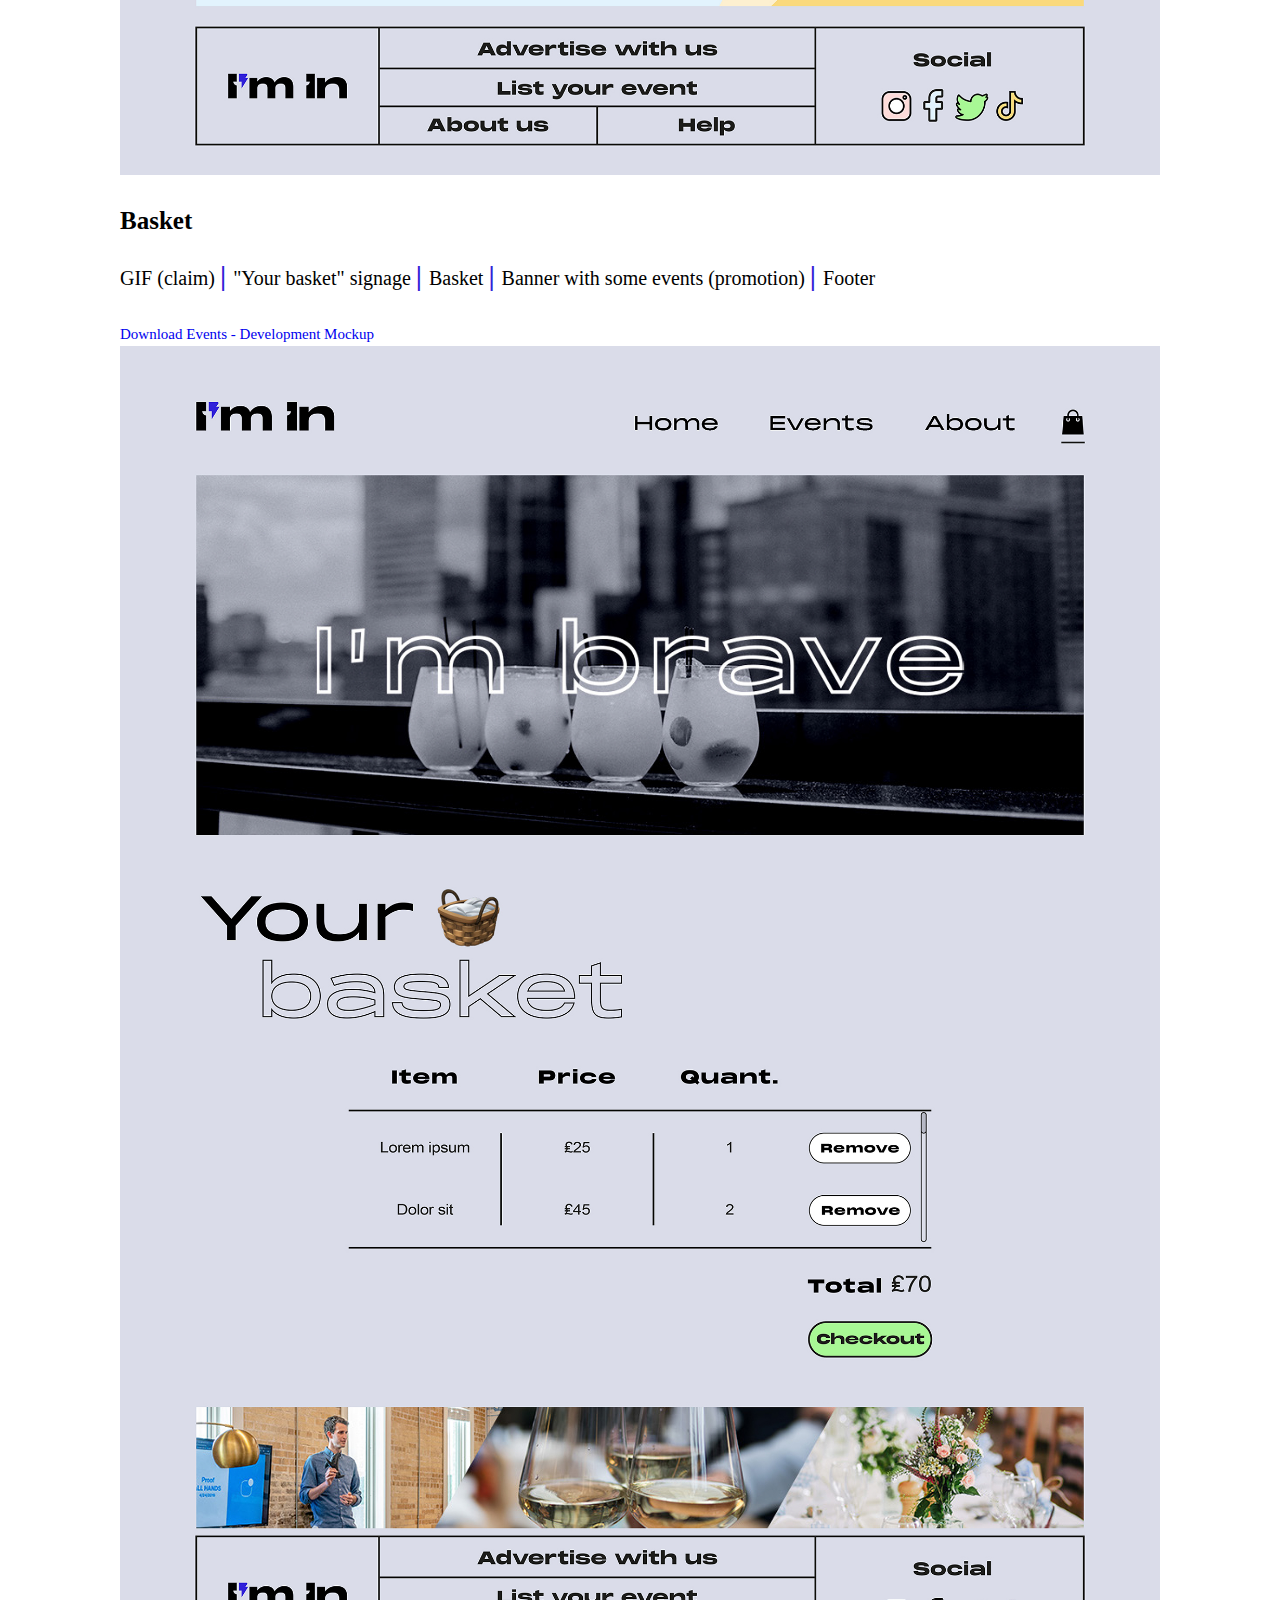
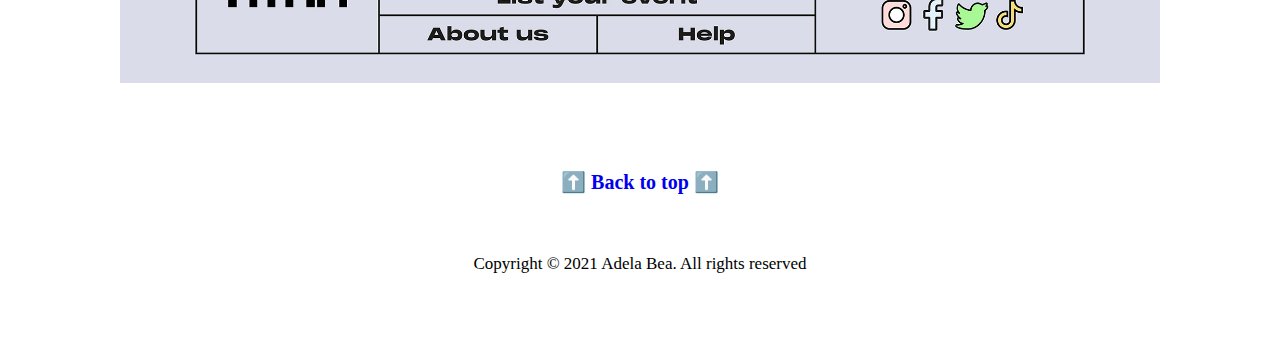
<file: Mockups.html>
<!DOCTYPE html>
<html lang="en">
  <head>
    <meta charset="utf-8" />
    <title>Adela Bea | Visual Design Project</title>
    <link rel="stylesheet" href="CSS/Style_Mockups.css"/>
    <link href="https://unpkg.com/boxicons@2.0.5/css/boxicons.min.css" rel="stylesheet"/>
    <meta name="viewport" content="width=device-width, initial-scale=1.0" />
    <link rel="stylesheet" href="https://cdnjs.cloudflare.com/ajax/libs/font-awesome/5.15.3/css/all.min.css"/>
  </head>
  
<!------------------------------- HEADER ------------------------------->
<body>
  <nav>
    <input type="checkbox" id="check" />
    <label for="check" class="checkboton">
      <i class="fas fa-bars"></i>
    </label>
    <label class="logo-adelabea">ADELA BEA</label>
    <ul class="burger">
      <li><a href="index.html">Intro</a></li>
      <li><a href="Mockups.html">Mockups</a></li>
      <li><a href="Images.html">Digital Images</a></li>
      <li><a href="GIF.html">GIF</a></li>
    </ul>
  </nav>

    <!------------------------------- BODY ------------------------------->

<div class="details">
    <p><span class="highlight">Company name:</span> I'm In</p>
    <p><span class="highlight">Professional activity:</span>  Website to search, promote and join events</p>
    <p><span class="highlight">Kind of website:</span> Events and news platform + E-commerce</p>
    <p><span class="highlight">Tarjet:</span> Londoners and tourists between 21 and 45 age old</p>
</div>

<div class="content">
  <h1>BRANDING</h1>
  <p>The first step in the project was creating the naming and designing a logo for the event site, followed by a colour palette combination.</p>
  <img src="Links/Im in_LOGO_01.jpg" class="Branding" alt="Branding"/>
  <p>The selected <span class="highlight">colour palette</span> is following both the accessibility principles of contrast between the background and the elements. It is also following current colour trends (pastel and fluor).</p>
  <p>On the other hand, all the elements are outlined in black. This helps to have them more contrasted with the rest of the elements, therefore more readable.</p>
  <img src="Links/Im in_LOGO_02.jpg" class="Branding" alt="Branding"/>
  <p>Also, I've designed some branding guidelines for the elements that will appear on all the website pages (the header and the footer, buttons, typography, icons, etc.). The guideline helps to settle the brand and helps users navigating through the website - creating a better user experience.</p>
  <img src="Links/Im in_LOGO_03.jpg" class="Branding" alt="Branding"/>
</div>
  
  <div class="content">
    <p>The use of <span class="highlight_02"> emojis </span> as part of branding has a double purpose:</p>
    <p>First of all, to make the user recognize what they are talking about since I'm In is a web page with a big amount of information. As the Content Design London webpage says in the post "Readability Guidelines for Emojis: "Emojis help express what you mean. They are small, digital expressions that can be used to represent many things, including objects, people, actions, ideas. They can: support meaning, add feeling, and be fun to use."</p>
    <p>Find out more about this article link:<a href="https://readabilityguidelines.co.uk/images/emojis/" target="_blank">here</a></p>
    <p>In this way, if there is a football ball, the user quickly knows that the event is about football.</p>
    <p>On the other hand, emojis are a language that is well known by the target, so they help a brand-user connection.</p>
    <p>In summary, <span class="highlight_02"> emojis are a very appropriate solution to have a better user experience on our website.</span></p>
  </div>

  <div class="content">
    <p>The only <span class="highlight_02">issue</span> we can face related to emojis it's about their copyright, which belongs to Apple Inc. It's important to think about this situation, but it has an easy solution: design our emojis following our branding guidelines. </p>
   </div>
   
<hr>
    
<div class="content">
  <h1>MOCKUPS</h1>
  <p>The selected program to design the mockups has been Illustrator, due to it's a vectorial program, and it's possible to escalate the design as you wish, without losing quality on the graphics.</p>
  <p>Canvas size it's 1040px in width, and as much as needed of length. The canvas grid is divided into six columns of 145 px width and a span of 31px width in between, adding margins on both sides of 88px each.</p>
  <p>All pages start with the same header, where you can find the I'm In logo on the left, and on the right the sections "Home", "Events", "About" and "Basket" (marked with an icon of a shopping bag buys) sections.</p>
    <div>
        <p class="highlight_02">HOME</p>
        <p class="explanation">Photo + overlapped claim  <span class="bar"> | </span> Brief explanation  <span class="bar"> | </span> Testimonials + call-to-action button  <span class="bar"> | </span> Banner "Download our app" + CTA button <span class="bar"> | </span> Banner Newsletter + CTA button <span class="bar"> | </span> Footer</p>
        <p class="links"><a href="Download/MonumentExtended-Light.otf" class="download">Download MonumentExtended-Light Font</a></P>
        <p class="links"><a href="Download/MonumentExtended-Regular.otf" class="download">Download MonumentExtended-Regular Font</a></P>
        <p class="links"><a href="Download/MonumentExtended-Black.otf" class="download">Download MonumentExtended-Black Font</a></P>
        <p class="links"><a href="Download/Im in_HOME.ai" class="download">Download Home Mockup</a>
        <img src="Links/Im in_HOME.jpg" class="download_ai" alt="Branding"/>
    </div>
    <div>
      <p class="highlight_02">Events</p>
      <p class="explanation">Calendar with highlighted events  <span class="bar"> | </span> Filter Bar + Events gallery + CTA button  <span class="bar"> | </span> Footer</p>
      <a href="Download/Im in_EVENTS.ai" class="download">Download Events Mockup</a>
      <img src="Links/Im in_EVENTS.jpg" class="Branding" alt="Branding"/>
    </div>
    <div>
      <p class="highlight_02">Events - Development</p>
      <p class="explanation">Event banner  <span class="bar"> | </span> Explanation  <span class="bar"> | </span> Event spec + Date&Time Selector + CTA button  <span class="bar"> | </span> Footer</p>
      <a href="Download/Im in_EVENTS-development.ai" class="download">Download Events - Development Mockup</a>
      <img src="Links/Im in_EVENTS-development.jpg" class="Branding" alt="Branding"/>
    </div>
    <div>
      <p class="highlight_02">Basket</p>
      <p class="explanation">GIF (claim)  <span class="bar"> | </span> "Your basket" signage  <span class="bar"> | </span> Basket  <span class="bar"> | </span> Banner with some events (promotion)  <span class="bar"> | </span> Footer</p>
      <a href="Download/Im in_BASKET.aiai" class="download">Download Events - Development Mockup</a>
      <img src="Links/Im in_BASKET.jpg" class="Branding" alt="Branding"/>
    </div>
</div>


     <!---------------------------- BOTTOM/FOOTER ---------------------------->

<p class="details_02"><a href="Mockups.html">⬆️ Back to top  ⬆️</a></p>
<p class="details_03">Copyright © 2021 Adela Bea. All rights reserved</p>
</body>
</html>
</file>
<file: CSS/Style_Index.css>
/* ------------ GLOBAL STYLES ------------ */
@font-face {
  font-family: "ClearfaceStd-Regular", Georgia, "Times New Roman", Times, serif;
  src: url(ClearfaceStd-Regular.ttf) format("truetype");
}



* {
  margin: 0;
  padding: 0;
  box-sizing: border-box;
  text-decoration: none;
  list-style: none;
}

html {
  scroll-behavior: smooth;
  color: #000000;
  background-color: #ffffff;
  font-family: "ITC Clearface Std";
}

/* ------------ HEADER ------------ */

nav {
  margin-bottom: 2em;
  margin-top: 3em;
}

label.logo-adelabea {
  font-weight: 400;
  font-style: normal;
  font-size: 40px;
  line-height: 80px;
  margin-left: 3em;
}

nav ul {
  float: right;
  margin-right: 7em;
  text-decoration: none;
  background-color: #ffffff;
}

nav ul li {
  display: inline-block;
  line-height: 80px;
  margin: 0 10px;
}
nav ul li a {
  font-size: 25px;
  padding: 7px 13px;
  border-bottom: 4px;
  color: #000000;
}

a:hover {
  text-decoration: underline;
  transition: 0.5s;
  border-bottom: 0.2px;
}
.checkboton {
  font-size: 25px;
  float: right;
  line-height: 80px;
  margin-right: 4em;
  cursor: pointer;
  display: none;
}

#check {
  display: none;
}

@media screen and (max-width: 1000px) {
  .logo-adelabea {
    text-align: center;
  }

  label.logo-adelabea {
    font-size: 35px;
  }

  nav ul li a {
    display: inline-block;
    font-size: 20px;
    background-color: #ffffff;
  }
}
@media screen and (max-width:950px) {
  .checkboton {
    display: block;
  }
  
  label.logo-adelabea {
    font-size: 30px;
  }

  ul {
    position: fixed;
    width: 100%;
    height: 100vh;
    top: 80px;
    left: -100%;
    text-align: center;
    transition: all 0.5s;
  }

  nav ul li {
    display: block;
    margin: 60px 0;
    line-height: 30px;
  }

  nav ul li a {
    font-size: 50px;
    padding: 3px;
  }

  a:hover,
  a.active {
    background: none;
  }
  #check:checked ~ ul {
    left: 0;
  }
}

@media screen and (max-width: 500px) {
  label.logo-adelabea {
    font-size: 25px;
  }
}

/* ------------ BODY ------------ */

.details{
  text-align: center;
  font-weight: 500;
  font-size: 17px;
  line-height: 2em;
  margin-top: 2em;
  margin-bottom: 2em;
}

.intro {
  font-weight: 500;
  font-size: 30px;
  line-height: 1.5em;
  margin-top: 2em;
  margin: 0 6.5rem;
  padding-bottom: 1em;
}

.content{
  margin: 0 6.5rem;
}

.highlight{
  font-weight: 800;
}


@media screen and (max-width: 1000px) {
  .intro {
    font-size: 20px;
  }

  .student-details{
    font-size: 15px;
  }

}

@media screen and (max-width: 800px) {
  .intro {
    font-size: 18px;
  }

  .student-details{
    font-size: 13px;
  }

}
</file>
<file: CSS/Style_Mockups.css>
/* ------------ GLOBAL STYLES ------------ */
@font-face {
  font-family: "ClearfaceStd-Regular", Georgia, "Times New Roman", Times, serif;
  src: url(ClearfaceStd-Regular.ttf) format("truetype");
}



* {
  margin: 0;
  padding: 0;
  box-sizing: border-box;
  text-decoration: none;
  list-style: none;
}

html {
  scroll-behavior: smooth;
  color: #000000;
  background-color: #ffffff;
  font-family: "ITC Clearface Std";
}

/* ------------ HEADER ------------ */

nav {
  margin-bottom: 2em;
  margin-top: 3em;
}

label.logo-adelabea {
  font-weight: 400;
  font-style: normal;
  font-size: 40px;
  line-height: 80px;
  margin-left: 3em;
}

nav ul {
  float: right;
  margin-right: 7em;
  text-decoration: none;
  background-color: #ffffff;
}

nav ul li {
  display: inline-block;
  line-height: 80px;
  margin: 0 10px;
}
nav ul li a {
  font-size: 25px;
  padding: 7px 13px;
  border-bottom: 4px;
  color: #000000;
}

a:hover {
  text-decoration: underline;
  transition: 0.5s;
  border-bottom: 0.2px;
}
.checkboton {
  font-size: 25px;
  float: right;
  line-height: 80px;
  margin-right: 4em;
  cursor: pointer;
  display: none;
}

#check {
  display: none;
}

@media screen and (max-width: 1000px) {
  .logo-adelabea {
    text-align: center;
  }

  label.logo-adelabea {
    font-size: 35px;
  }

  nav ul li a {
    display: inline-block;
    font-size: 20px;
    background-color: #ffffff;
  }
}
@media screen and (max-width:950px) {
  .checkboton {
    display: block;
  }
  
  label.logo-adelabea {
    font-size: 30px;
  }

  ul {
    position: fixed;
    width: 100%;
    height: 100vh;
    top: 80px;
    left: -100%;
    text-align: center;
    transition: all 0.5s;
  }

  nav ul li {
    display: block;
    margin: 60px 0;
    line-height: 30px;
  }

  nav ul li a {
    font-size: 50px;
    padding: 3px;
  }

  a:hover,
  a.active {
    background: none;
  }
  #check:checked ~ ul {
    left: 0;
  }
}

@media screen and (max-width: 500px) {
  label.logo-adelabea {
    font-size: 25px;
  }
}

/* ------------ BODY ------------ */


.content{
  margin: 0 120px;
  font-size: 30px;
}


h1{
  font-weight: 800;
  font-size: 35px;
  max-width: 80%;
  padding-bottom: 1em;
  text-decoration-line: underline;
  text-decoration-style: solid;
  text-decoration-color: #a8f895;
  text-decoration-thickness: 5px;
  text-underline-offset: 0.2em;
}


img{
  object-fit: cover;
  width: 100%;
  align-items: center;
}

p{
  padding-bottom: 1em;
}

.highlight{
  font-weight: 800;
}

hr {
  border: 2px solid #a8f895;
  margin: 5em 8em;
}

.details{
  text-align: center;
  font-weight: 500;
  font-size: 17px;
  margin-bottom: 3em;
}

.links{
  font-weight: 500;
  font-size: 17px;
  margin-bottom: 0em;
}

.highlight_02{
  font-weight: 800;
  font-size: 25px;
  margin-top: 1em;
}

.explanation{
font-size: 20px;
}

.links{
  margin-bottom: 0px;
}

.bar{
font-weight: 800;
font-size: 28px;
color: #3122d8;
}

.download{
  font-size: 15px;
}

.download_ai{
  margin-top: 2em;
}

.details_02{
  text-align: center;
  font-weight: 800;
  font-size: 20px;
  margin-top: 4em;
  margin-bottom: 2em;
}


.details_03{
  text-align: center;
  font-weight: 500;
  font-size: 17px;
  margin-bottom: 3em;
}


@media screen and (max-width: 1000px) {
  .intro {
    font-size: 20px;
  }

  .student-details{
    font-size: 15px;
  }
}

@media screen and (max-width: 800px) {
  .intro {
    font-size: 18px;
  }

  .student-details{
    font-size: 13px;
  }

}
</file>
